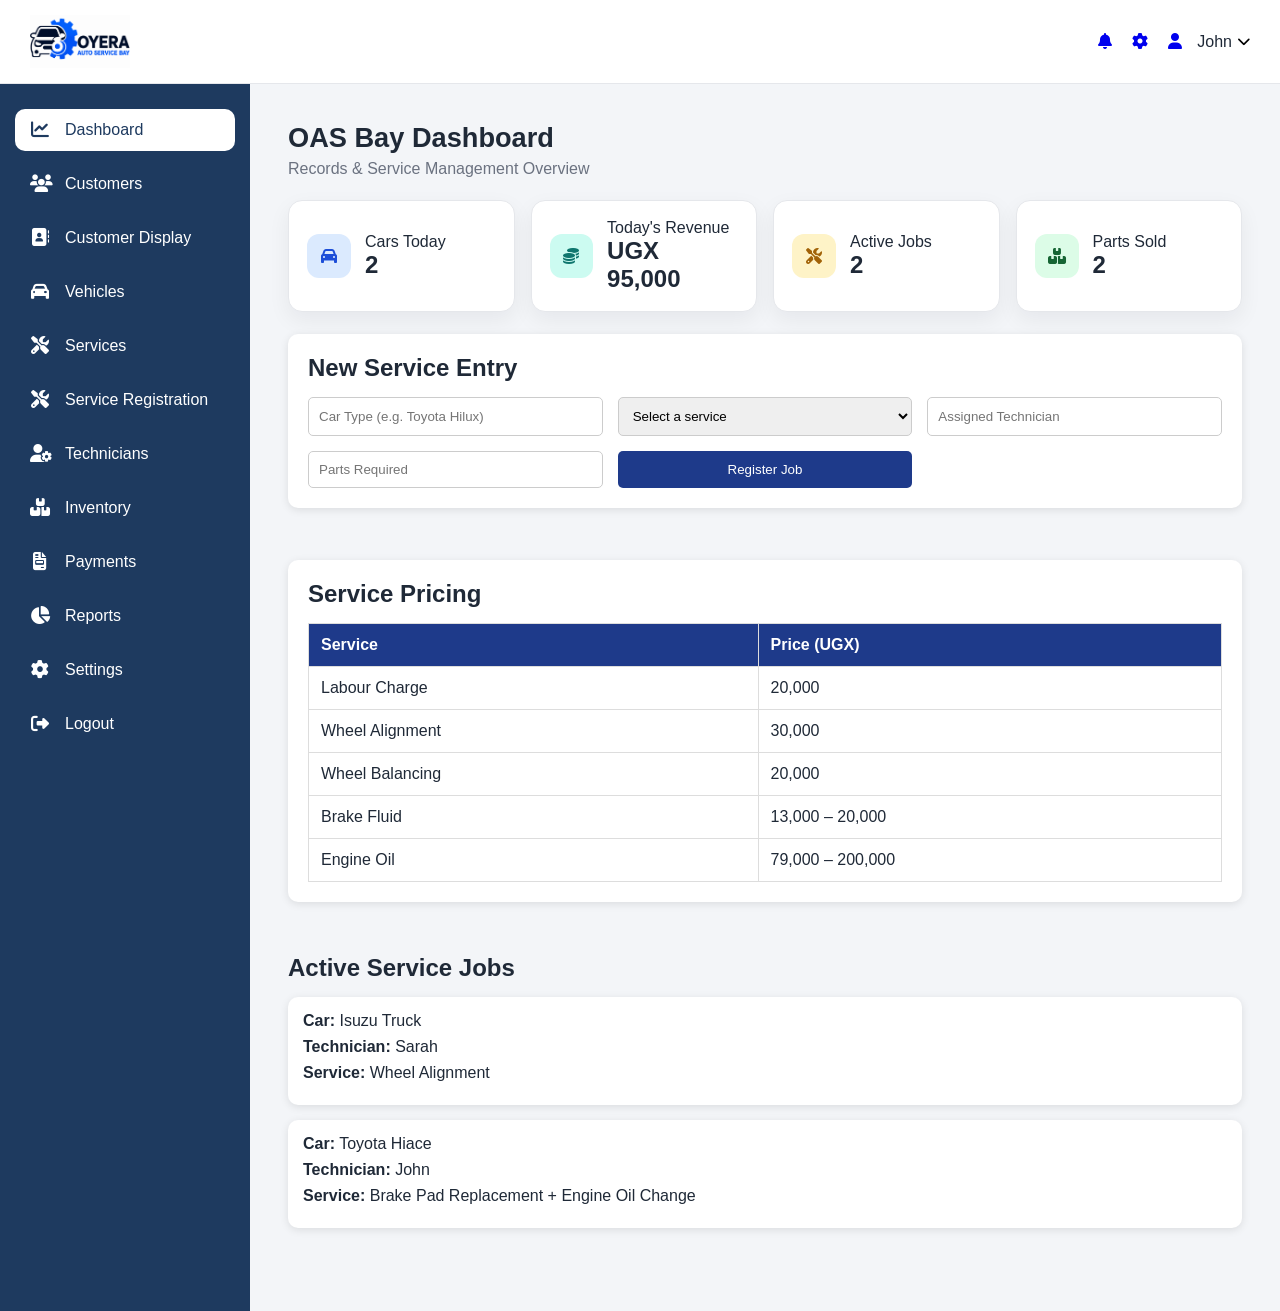
<file: index.html>
<!DOCTYPE html>
<html lang="en">
<head>
    <meta charset="UTF-8">
    <meta name="viewport" content="width=device-width, initial-scale=1.0">
    <title>Oyera Service Bay Dashboard</title>
    <link rel="stylesheet" href="css/style.css">
    <link rel="stylesheet" href="https://cdnjs.cloudflare.com/ajax/libs/font-awesome/6.7.2/css/all.min.css">
</head>
<body>
     <section class="nav-bar">

        <!-- LEFT SIDE -->
        <div class="nav-left">
            <img src="images/service-logo.png" alt="Company-Logo">
            <div class="company-info">
                <!-- <h2>OYERA<br> Auto Service Bay Ltd.</h2> -->
            </div>

        </div>

        <!-- RIGHT SIDE -->
        <div class="nav-right">
            <div class="icon-notifications">
                <a href="#"><i class="fa-solid fa-bell"></i></a>
            </div>
            <div class="icon-settings">
                <a href="#"><i class="fa-solid fa-gear"></i></a>
            </div>
            <div class="user-menu">
                <div class="user-profile">
                    <a href="#"><i class="fas fa-user"></i></a>
                </div>
                <span class="username">John</span>
            
                <button class="menu-btn">
                    <i class="fas fa-chevron-down"></i>
                </button>
            
                <div class="dropdown">
                    <a href="pages/profile.html">Profile</a>
                    <a href="pages/settings.html">Settings</a>
                    <a href="pages/logout.html">Logout</a>
                </div>
            </div>
            
        </div>
    </section>
    

    <!-- MAIN LAYOUT CONTAINER -->
     <div class="main-container">
        <aside class="side-bar">
            <ul class="sidebar-menu">
                <li><a href="index.html" class="active"><i class="fa-solid fa-chart-line"></i> Dashboard</a></li>
                <li><a href="pages/customers.html"><i class="fa-solid fa-users"></i> Customers</a></li>
                <li><a href="pages/customer-display.html"><i class="fas fa-address-book"></i></i> Customer Display</a></li>
                <li><a href="pages/vehicles.html"><i class="fa-solid fa-car"></i> Vehicles</a></li>
                <li><a href="pages/services.html"><i class="fa-solid fa-screwdriver-wrench"></i> Services</a></li>
                <li><a href="pages/service-registration.html"><i class="fa-solid fa-screwdriver-wrench"></i> Service Registration</a>
                </li>
                <li><a href="pages/technicians.html"><i class="fa-solid fa-user-gear"></i> Technicians</a></li>
                <li><a href="pages/inventory.html"><i class="fa-solid fa-boxes-stacked"></i> Inventory</a></li>
                <li><a href="pages/invoices.html"><i class="fa-solid fa-file-invoice"></i> Payments </a></li>
                <li><a href="pages/reports.html"><i class="fa-solid fa-chart-pie"></i> Reports</a></li>
                <li><a href="pages/settings.html"><i class="fa-solid fa-gear"></i> Settings</a></li>
                <li><a href="pages/logout.html"><i class="fas fa-sign-out-alt"></i> Logout</a></li>
            </ul>
        </aside>

        <!-- MAIN CONTENT -->
        <main class="content">
            <div class="dashboard-page">
                <header class="page-header">
                    <h1>OAS Bay Dashboard</h1>
                    <p>Records & Service Management Overview</p>
                </header>
        
                <!-- SUMMARY CARDS -->
                <section class="dashboard-stats" aria-label="dashboard statistics">
                    <article class="stat-card">
                        <div class="stat-icon total">
                            <i class="fas fa-car" aria-hidden="true"></i>
                        </div>
                        <div class="card-content">
                            <p class="card-title">Cars Today</p>
                            <h2 id="statCarsToday">0</h2>
                        </div>
                    </article>

                    <article class="stat-card">
                        <div class="stat-icon revenue">
                            <i class="fas fa-coins" aria-hidden="true"></i>
                        </div>
                        <div class="card-content">
                            <p class="card-title">Today's Revenue</p>
                            <h2 id="statRevenue">UGX 0</h2>
                        </div>
                    </article>

                    <article class="stat-card">
                        <div class="stat-icon active-jobs">
                            <i class="fa-solid fa-screwdriver-wrench" aria-hidden="true"></i>
                        </div>
                        <div class="card-content">
                            <p class="card-title">Active Jobs</p>
                            <h2 id="statActiveJobs">0</h2>
                        </div>
                    </article>

                    <article class="stat-card">
                        <div class="stat-icon parts-sold">
                            <i class="fas fa-boxes-stacked" aria-hidden="true"></i>
                        </div>
                        <div class="card-content">
                            <p class="card-title">Parts Sold</p>
                            <h2 id="statPartsSold">0</h2>
                        </div>
                    </article>
                </section>

                <!-- SERVICE INTAKE FORM -->
                <section class="form-section">
                    <h2>New Service Entry</h2>

                    <form class="service-form" id="quickServiceForm" novalidate>
                        <input type="text" id="quickCarType" placeholder="Car Type (e.g. Toyota Hilux)">

                        <select id="quickServiceType">
                            <option value="">Select a service</option>
                            <option>Engine Oil Change</option>
                            <option>Brake Pads</option>
                            <option>Wheel Alignment</option>
                            <option>Wheel Balancing</option>
                        </select>

                        <input type="text" id="quickTechnician" placeholder="Assigned Technician">

                        <input type="text" id="quickParts" placeholder="Parts Required">

                        <button type="submit">Register Job</button>
                    </form>
                </section>
        
                <!-- PRICE TABLE -->
                <section class="price-table">
                    <h2>Service Pricing</h2>
        
                    <table>
                        <tr>
                            <th>Service</th>
                            <th>Price (UGX)</th>
                        </tr>
                        <tr>
                            <td>Labour Charge</td>
                            <td>20,000</td>
                        </tr>
                        <tr>
                            <td>Wheel Alignment</td>
                            <td>30,000</td>
                        </tr>
                        <tr>
                            <td>Wheel Balancing</td>
                            <td>20,000</td>
                        </tr>
                        <tr>
                            <td>Brake Fluid</td>
                            <td>13,000 – 20,000</td>
                        </tr>
                        <tr>
                            <td>Engine Oil</td>
                            <td>79,000 – 200,000</td>
                        </tr>
                    </table>
                </section>
        
                <!-- ACTIVE JOBS -->
                <section class="jobs" id="activeJobsList">
                    <h2>Active Service Jobs</h2>
                </section>
            </div>
        </main>
        </div>
        <script src="js/validation.js"></script>
        <script src="js/store.js"></script>
        <script src="js/dashboard.js"></script>
        </body>

        </html>
</file>
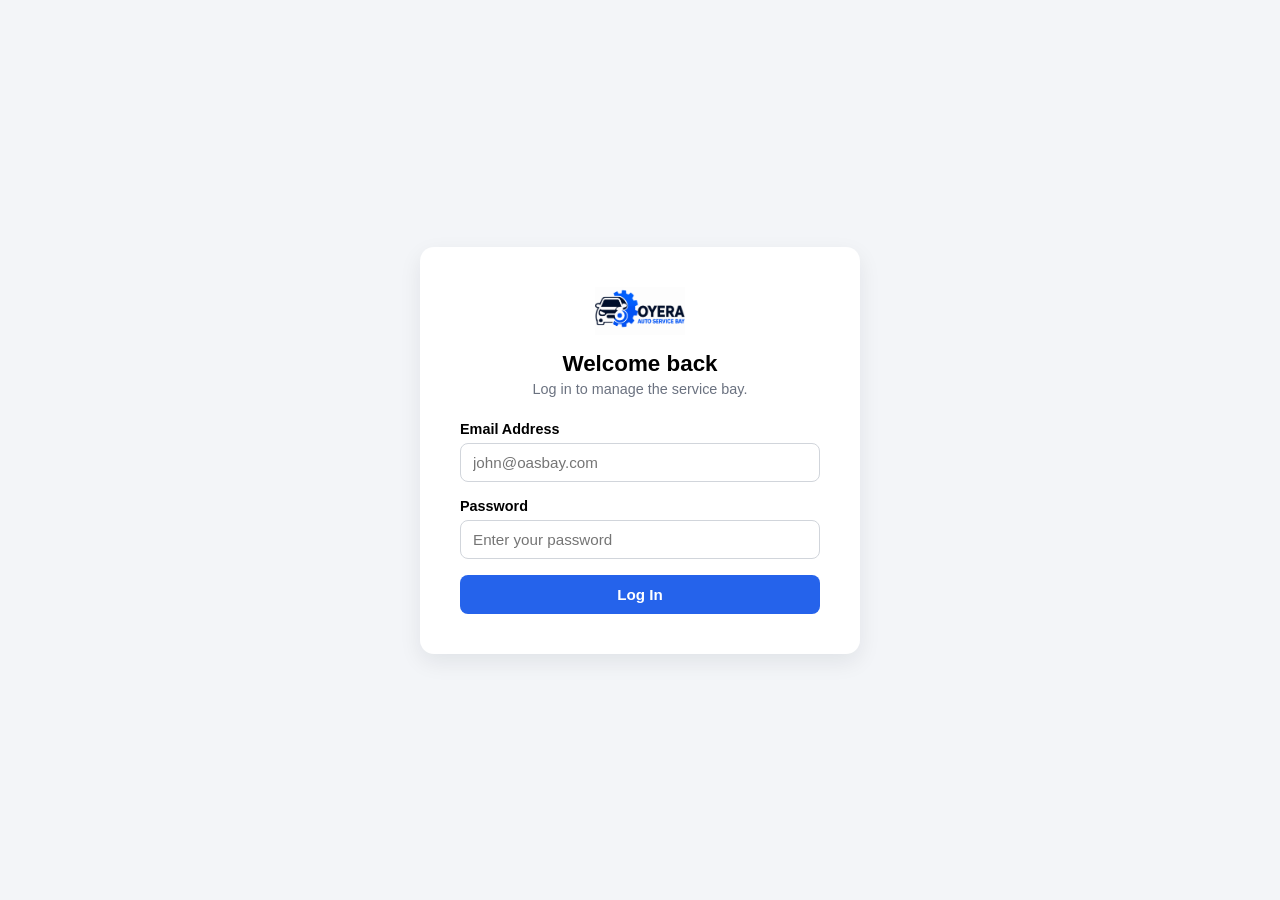
<file: login.html>
<!DOCTYPE html>
<html lang="en">

<head>
    <meta charset="UTF-8">
    <meta name="viewport" content="width=device-width, initial-scale=1.0">
    <title>Login - Oyera Auto Service Bay</title>
    <link rel="stylesheet" href="https://cdnjs.cloudflare.com/ajax/libs/font-awesome/6.7.2/css/all.min.css">
    <style>
        body {
            font-family: "Segoe UI", Tahoma, Geneva, Verdana, sans-serif;
            background: #f3f5f8;
            display: flex;
            align-items: center;
            justify-content: center;
            height: 100vh;
            margin: 0;
        }

        .login-card {
            background: #fff;
            padding: 40px;
            border-radius: 14px;
            box-shadow: 0 8px 22px rgba(15, 23, 42, 0.08);
            text-align: center;
            width: 100%;
            max-width: 360px;
        }

        .login-card img {
            height: 48px;
            margin-bottom: 12px;
        }

        .login-card h1 {
            font-size: 1.4rem;
            margin: 0 0 4px;
        }

        .login-card p {
            color: #6b7280;
            margin: 0 0 24px;
            font-size: 0.9rem;
        }

        .form-group {
            text-align: left;
            margin-bottom: 16px;
        }

        .form-group label {
            display: block;
            font-size: 0.9rem;
            font-weight: 600;
            margin-bottom: 6px;
        }

        .form-group input {
            width: 100%;
            box-sizing: border-box;
            padding: 10px 12px;
            border: 1px solid #d1d5db;
            border-radius: 8px;
            font-size: 0.95rem;
        }

        .form-group input:focus {
            outline: none;
            border-color: #2563eb;
        }

        button[type="submit"] {
            width: 100%;
            padding: 11px;
            background: #2563eb;
            color: #fff;
            border: none;
            border-radius: 8px;
            font-size: 0.95rem;
            font-weight: 600;
            cursor: pointer;
        }

        button[type="submit"]:hover {
            background: #1d4ed8;
        }

        .input-error {
            border-color: #dc2626 !important;
            background-color: #fef2f2;
        }

        .error-message {
            display: block;
            color: #dc2626;
            font-size: 0.8rem;
            margin-top: 4px;
        }

        .form-success {
            display: none;
            color: #15803d;
            background-color: #f0fdf4;
            border: 1px solid #86efac;
            border-radius: 8px;
            padding: 10px 14px;
            margin-top: 12px;
            font-size: 0.9rem;
        }
    </style>
</head>

<body>
    <div class="login-card">
        <img src="images/service-logo.png" alt="Oyera Auto Service Bay Logo">
        <h1>Welcome back</h1>
        <p>Log in to manage the service bay.</p>

        <form id="loginForm" novalidate>
            <div class="form-group">
                <label for="loginEmail">Email Address</label>
                <input type="email" id="loginEmail" placeholder="john@oasbay.com">
            </div>

            <div class="form-group">
                <label for="loginPassword">Password</label>
                <input type="password" id="loginPassword" placeholder="Enter your password">
            </div>

            <button type="submit">Log In</button>
        </form>
    </div>

    <script src="js/validation.js"></script>
    <script src="js/login.js"></script>
</body>

</html>
</file>
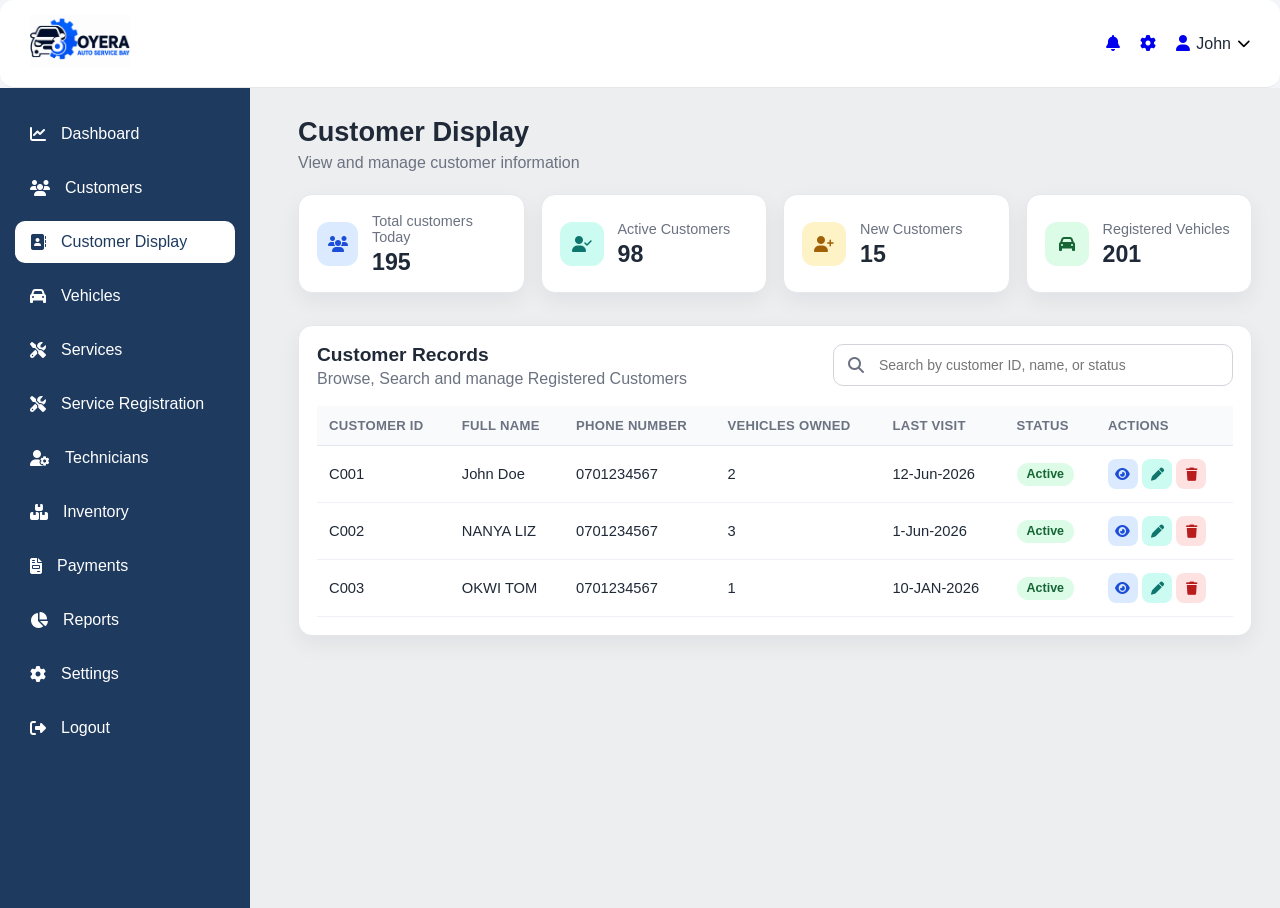
<file: pages/customer-display.html>
<!DOCTYPE html>
<html lang="en">
<head>
    <meta charset="UTF-8">
    <meta name="viewport" content="width=device-width, initial-scale=1.0">
    <title>Customer Display</title>
    <link rel="stylesheet" href="../css/customer-display.css">
    <link rel="stylesheet" href="https://cdnjs.cloudflare.com/ajax/libs/font-awesome/6.7.2/css/all.min.css">
    <!-- <link href="https://cdn.jsdelivr.net/npm/bootstrap@5.3.8/dist/css/bootstrap.min.css" rel="stylesheet"> -->
</head>
<body>
    <section class="nav-bar">

        <!-- LEFT SIDE -->
        <div class="nav-left">
            <img src="../images/service-logo.png" alt="Company-Logo">
            <div class="company-info">
                <!-- <h2>Oyera Auto Service Bay Ltd.</h2> -->
            </div>

        </div>

        <!-- RIGHT SIDE -->
        <div class="nav-right">
            <div class="icon-notifications">
                <a href="#"><i class="fa-solid fa-bell"></i></a>
            </div>
            <div class="icon-settings">
                <a href="#"><i class="fa-solid fa-gear"></i></a>
            </div>
            <div class="user-menu">
                <div class="user-profile">
                    <a href="#"><i class="fas fa-user"></i></a>
                </div>
                <span class="username">John</span>
            
                <button class="menu-btn">
                    <i class="fas fa-chevron-down"></i>
                </button>
            
                <div class="dropdown">
                    <a href="profile.html">Profile</a>
                    <a href="settings.html">Settings</a>
                    <a href="logout.html">Logout</a>
                </div>
            </div>
            
        </div>
    </section>

    <!-- MAIN LAYOUT CONTAINER -->
    <div class="main-container">
        <aside class="side-bar">
            <ul class="sidebar-menu">
                <li><a href="../index.html"><i class="fa-solid fa-chart-line"></i> Dashboard</a></li>
                <li><a href="customers.html"><i class="fa-solid fa-users"></i> Customers</a></li>
                <li><a href="customer-display.html" class="active"><i class="fas fa-address-book"></i></i> Customer Display</a></li>
                <li><a href="vehicles.html"><i class="fa-solid fa-car"></i> Vehicles</a></li>
                <li><a href="services.html"><i class="fa-solid fa-screwdriver-wrench"></i> Services</a></li>
                <li><a href="service-registration.html"><i class="fa-solid fa-screwdriver-wrench"></i> Service Registration</a>
                </li>
                <li><a href="technicians.html"><i class="fa-solid fa-user-gear"></i> Technicians</a></li>
                <li><a href="inventory.html"><i class="fa-solid fa-boxes-stacked"></i> Inventory</a></li>
                <li><a href="invoices.html"><i class="fa-solid fa-file-invoice"></i>Payments</a></li>
                <li><a href="reports.html"><i class="fa-solid fa-chart-pie"></i> Reports</a></li>
                <li><a href="settings.html"><i class="fa-solid fa-gear"></i> Settings</a></li>
                <li><a href="logout.html"><i class="fas fa-sign-out-alt"></i> Logout</a></li>
            </ul>
        </aside>
        <main class="content">
            <!-- header -->
            <div class="customer-page">
                <header class="page-header">
                    <h1>Customer Display</h1>
                    <p>View and manage customer information</p>
                </header>
        
                <!-- Customer statistics -->
                <section class="customer-stats">
                    <article class="stat-card">
                        <div class="stat-icon total">
                            <i class="fas fa-users"></i>
                        </div>
                        <div class="stat-content">
                            <p class="stat-title">Total customers Today</p>
                            <h2>195</h2>
                        </div>
                    </article>
        
                    <article class="stat-card">
                        <div class="stat-icon active">
                            <i class="fas fa-user-check"></i>
                        </div>
                        <div class="stat-content">
                            <p class="stat-title">Active Customers</p>
                            <h2>98</h2>
                        </div>
                    </article>
        
                    <article class="stat-card">
                        <div class="stat-icon new">
                            <i class="fas fa-user-plus"></i>
                        </div>
                        <div class="stat-content">
                            <p class="stat-title">New Customers</p>
                            <h2>15</h2>
                        </div>
                    </article>
        
                    <article class="stat-card">
                        <div class="stat-icon vehicles">
                            <i class="fas fa-car"></i>
                        </div>
                        <div class="stat-content">
                            <p class="stat-title">Registered Vehicles</p>
                            <h2>201</h2>
                        </div>
                    </article>
        
                </section>
        
                <!-- Records -->
                <section class="customer-records">
                <div class="records-header">
                    <div class="header">
                        <h2>Customer Records</h2>
                        <p>Browse, Search and manage Registered Customers</p>
                    </div>
                    <div class="search-input">
                        <i class="fa-solid fa-magnifying-glass" aria-hidden="true"></i>
                        <input type="text" placeholder="Search by customer ID, name, or status">
                    </div>
                </div>
                    <table class="records-table">
                        <thead>
                          <tr>
                            <th>Customer ID</th>
                            <th>Full Name</th>
                            <th>Phone Number</th>
                            <th>Vehicles Owned</th>
                            <th>Last Visit</th>
                            <th>Status</th>
                            <th>Actions</th>
                          </tr>
                        </thead>
                        <tbody>
                            <tr>
                                <td>C001</td>
                                <td>John Doe</td>
                                <td>0701234567</td>
                                <td>2</td>
                                <td>12-Jun-2026</td>
                                <td><span class="status-badge active">Active</span></td>
                                <td class="action-cell">
                                    <a href="#" class="action-icon view"><i class="fa-solid fa-eye"></i></a>
                                    <a href="#" class="action-icon edit"><i class="fa-solid fa-pen"></i></a>
                                    <a href="#" class="action-icon delete"><i class="fa-solid fa-trash"></i></a>
                                </td>
                            </tr>
                            <tr>
                                <td>C002</td>
                                <td>NANYA LIZ</td>
                                <td>0701234567</td>
                                <td>3</td>
                                <td>1-Jun-2026</td>
                                <td><span class="status-badge active">Active</span></td>
                                <td class="action-cell">
                                    <a href="#" class="action-icon view"><i class="fa-solid fa-eye"></i></a>
                                    <a href="#" class="action-icon edit"><i class="fa-solid fa-pen"></i></a>
                                    <a href="#" class="action-icon delete"><i class="fa-solid fa-trash"></i></a>
                                </td>
                            </tr>
                            <tr>
                                <td>C003</td>
                                <td>OKWI TOM</td>
                                <td>0701234567</td>
                                <td>1</td>
                                <td>10-JAN-2026</td>
                                <td><span class="status-badge active">Active</span></td>
                                <td class="action-cell">
                                    <a href="#" class="action-icon view"><i class="fa-solid fa-eye"></i></a>
                                    <a href="#" class="action-icon edit"><i class="fa-solid fa-pen"></i></a>
                                    <a href="#" class="action-icon delete"><i class="fa-solid fa-trash"></i></a>
                                </td>
                            </tr>
                        </tbody>
                    </table>
                </section>
            </div>
        </main>
        
        </body>
        
        </html>
</file>
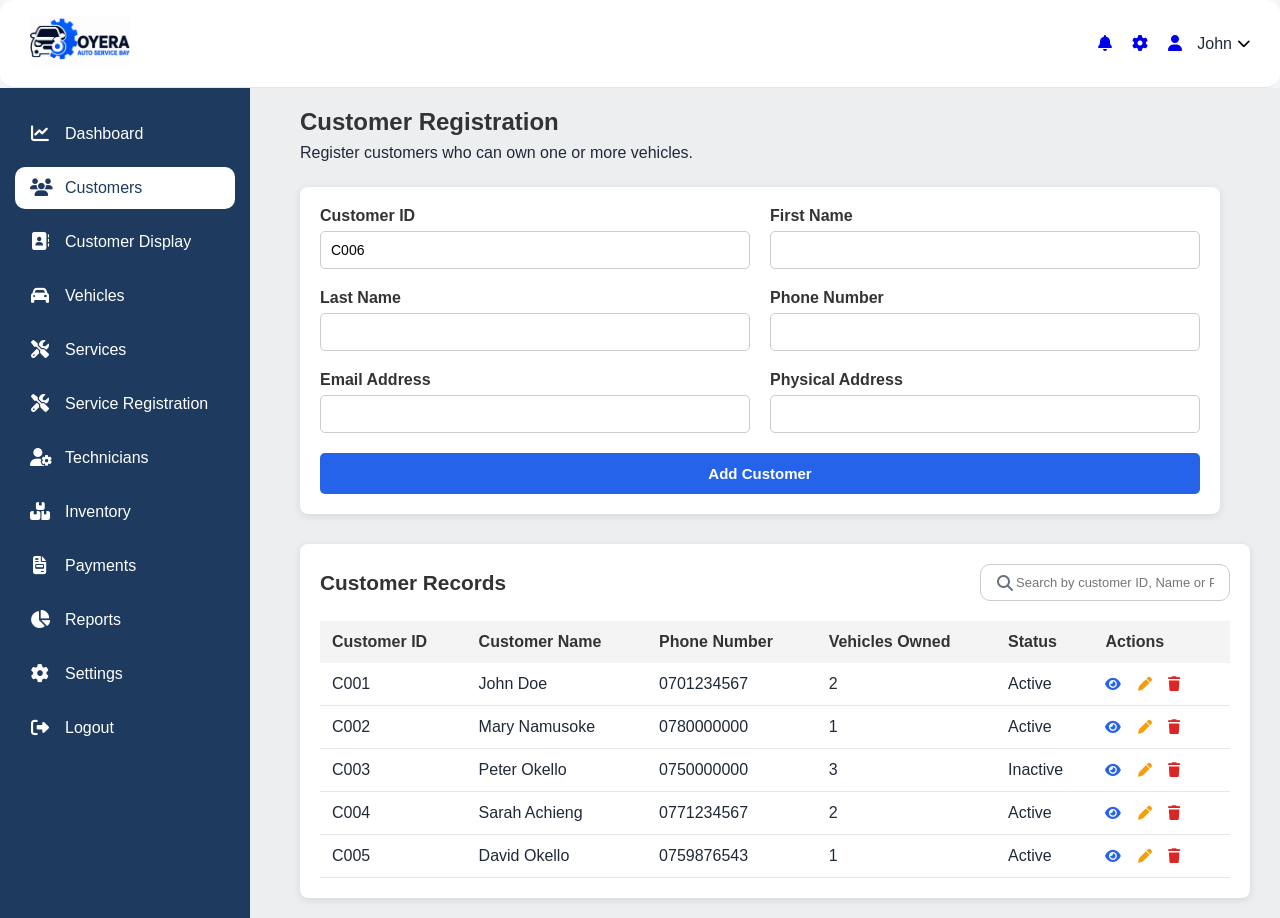
<file: pages/customers.html>
<!DOCTYPE html>
<html lang="en">

<head>
    <meta charset="UTF-8">
    <meta name="viewport" content="width=device-width, initial-scale=1.0">
    <title>Customer Registration</title>
    <link rel="stylesheet" href="../css/customers.css">
    <link rel="stylesheet" href="https://cdnjs.cloudflare.com/ajax/libs/font-awesome/6.7.2/css/all.min.css">
</head>

<body>
    <section class="nav-bar">

        <!-- LEFT SIDE -->
        <div class="nav-left">
            <img src="../images/service-logo.png" alt="Company-Logo">
            <div class="company-info">
                <!-- <h2>Oyera Auto Service Bay Ltd.</h2> -->
            </div>

        </div>

        <!-- RIGHT SIDE -->
        <div class="nav-right">
            <div class="icon-notifications">
                <a href="#"><i class="fa-solid fa-bell"></i></a>
            </div>
            <div class="icon-settings">
                <a href="#"><i class="fa-solid fa-gear"></i></a>
            </div>
            <div class="user-menu">
                <div class="user-profile">
                    <a href="#"><i class="fas fa-user"></i></a>
                </div>
                <span class="username">John</span>
            
                <button class="menu-btn">
                    <i class="fas fa-chevron-down"></i>
                </button>
            
                <div class="dropdown">
                    <a href="profile.html">Profile</a>
                    <a href="settings.html">Settings</a>
                    <a href="logout.html">Logout</a>
                </div>
            </div>
            
        </div>
    </section>

    <!-- MAIN LAYOUT CONTAINER -->
    <div class="main-container">
        <aside class="side-bar">
            <ul class="sidebar-menu">
                <li><a href="../index.html"><i class="fa-solid fa-chart-line"></i> Dashboard</a></li>
                <li><a href="customers.html" class="active"><i class="fa-solid fa-users"></i> Customers</a></li>
                <li><a href="customer-display.html"><i class="fas fa-address-book"></i></i> Customer Display</a></li>
                <li><a href="vehicles.html"><i class="fa-solid fa-car"></i> Vehicles</a></li>
                <li><a href="services.html"><i class="fa-solid fa-screwdriver-wrench"></i> Services</a></li>
                <li><a href="service-registration.html"><i class="fa-solid fa-screwdriver-wrench"></i> Service Registration</a>
                </li>
                <li><a href="technicians.html"><i class="fa-solid fa-user-gear"></i> Technicians</a></li>
                <li><a href="inventory.html"><i class="fa-solid fa-boxes-stacked"></i> Inventory</a></li>
                <li><a href="invoices.html"><i class="fa-solid fa-file-invoice"></i> Payments</a></li>
                <li><a href="reports.html"><i class="fa-solid fa-chart-pie"></i> Reports</a></li>
                <li><a href="settings.html"><i class="fa-solid fa-gear"></i> Settings</a></li>
                <li><a href="logout.html"><i class="fas fa-sign-out-alt"></i> Logout</a></li>
            </ul>
        </aside>
        <main class="content">

            <!-- HEADER -->
            <section class="customer-header">
                    <h3>Customer Registration</h3>
                    <p>
                        Register customers who can own one or more vehicles.
                    </p>
            </section>

            <!-- CUSTOMER REGISTRATION FORM -->
            <section class="customer-registration">
                <form action="#" method="post" class="customer-form" novalidate>
                    <div class="form-group">
                        <label for="customer-id">Customer ID</label>
                        <input type="text" id="customer-id" name="customer-id" value="C004" readonly>
                    </div>
                    <div class="form-group">
                        <label for="first-name">First Name</label>
                        <input type="text" id="first-name" name="first-name" required>
                    </div>

                    <div class="form-group">
                        <label for="last-name">Last Name</label>
                        <input type="text" id="last-name" name="last-name" required>
                    </div>

                    <div class="form-group">
                        <label for="phone">Phone Number</label>
                        <input type="tel" id="phone" name="phone" required>
                    </div>

                    <div class="form-group">
                        <label for="email">Email Address</label>
                        <input type="email" id="email" name="email">
                    </div>

                    <div class="form-group">
                        <label for="address">Physical Address</label>
                        <input type="text" id="address" name="address">
                    </div>

                    <button type="submit">Add Customer</button>

                </form>
            </section>
            <section class="customer-records">
            
                <div class="records-header">
                    <h2>Customer Records</h2>
            
                    <div class="search-container">
                        <i class="fas fa-search"></i>
                        <input type="text" placeholder="Search by customer ID, Name or Phone...">
                    </div>
                </div>
            
                <table class="customer-table">
            
                    <thead>
                        <tr>
                    
                            <th>Customer ID</th>
                    
                            <th>Customer Name</th>
                    
                            <th>Phone Number</th>
                    
                            <th>Vehicles Owned</th>
                    
                            <th>Status</th>
                    
                            <th>Actions</th>
                    
                        </tr>
                    </thead>

                    <tbody id="customerTableBody">
                    </tbody>
            
                </table>
            
            </section>
        </main>
    </div>
    <script src="../js/validation.js"></script>
    <script src="../js/store.js"></script>
    <script src="../js/customers.js"></script>
</body>

</html>
</file>
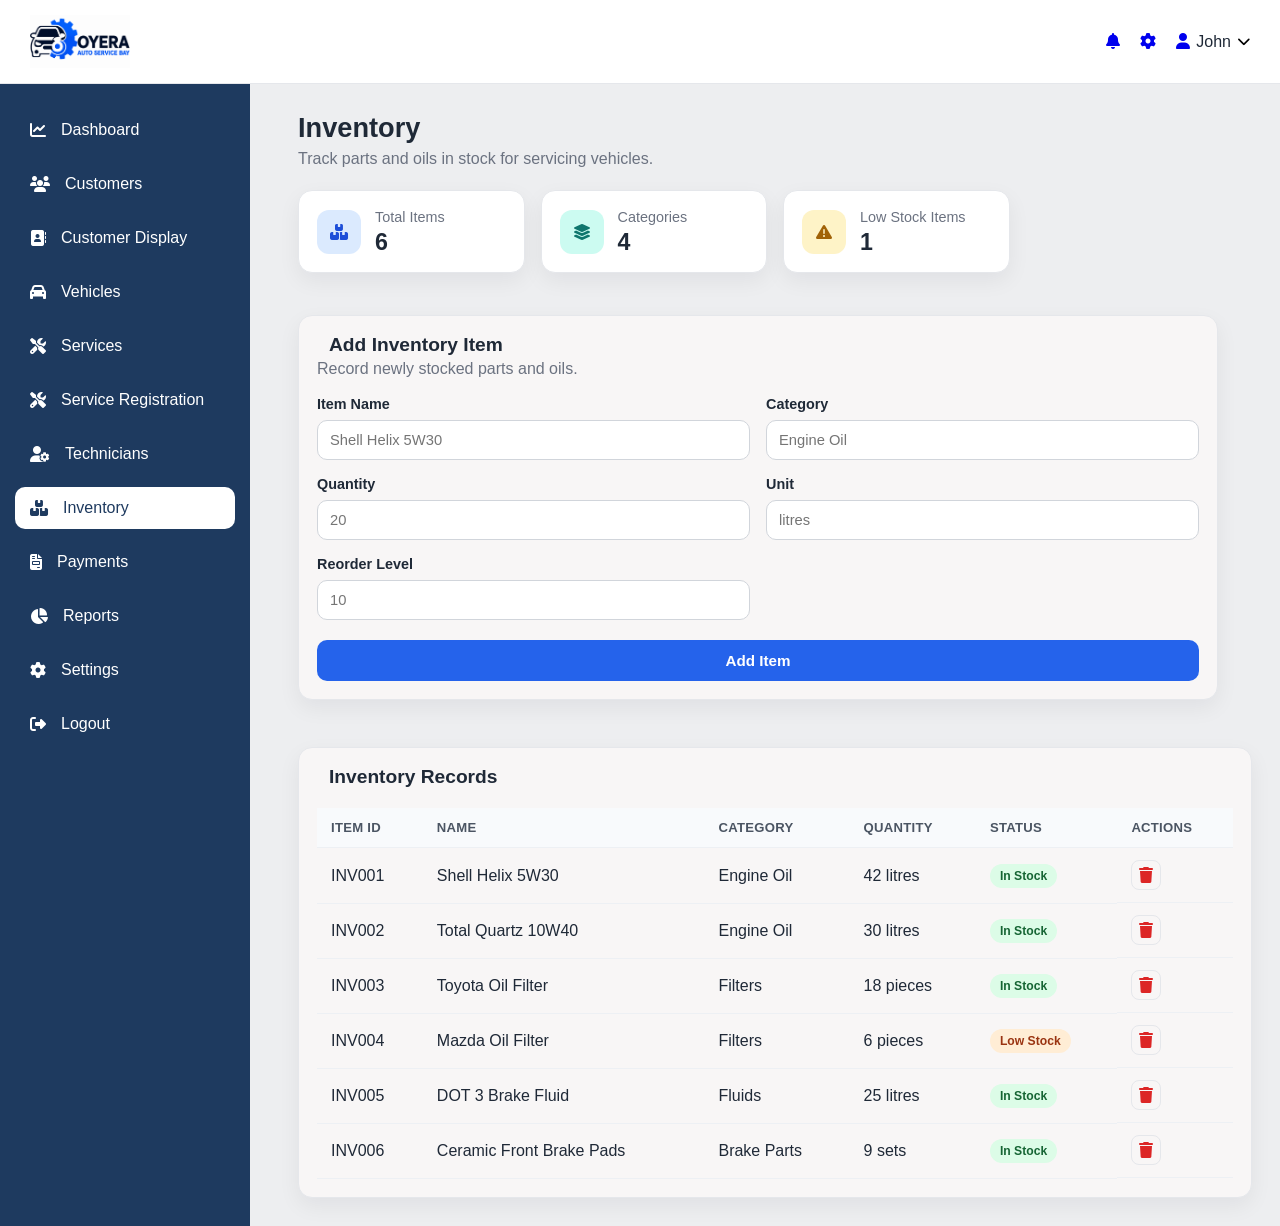
<file: pages/inventory.html>
<!DOCTYPE html>
<html lang="en">

<head>
    <meta charset="UTF-8">
    <meta name="viewport" content="width=device-width, initial-scale=1.0">
    <title>Inventory</title>
    <link rel="stylesheet" href="../css/vehicles.css">
    <link rel="stylesheet" href="https://cdnjs.cloudflare.com/ajax/libs/font-awesome/6.7.2/css/all.min.css">
</head>

<body>
    <section class="nav-bar">
        <div class="nav-left">
            <img src="../images/service-logo.png" alt="Company-Logo">
            <div class="company-info"></div>
        </div>

        <div class="nav-right">
            <div class="icon-notifications">
                <a href="#"><i class="fa-solid fa-bell"></i></a>
            </div>
            <div class="icon-settings">
                <a href="#"><i class="fa-solid fa-gear"></i></a>
            </div>
            <div class="user-menu">
                <div class="user-profile">
                    <a href="#"><i class="fas fa-user"></i></a>
                </div>
                <span class="username">John</span>
                <button class="menu-btn">
                    <i class="fas fa-chevron-down"></i>
                </button>
                <div class="dropdown">
                    <a href="profile.html">Profile</a>
                    <a href="settings.html">Settings</a>
                    <a href="logout.html">Logout</a>
                </div>
            </div>
        </div>
    </section>

    <div class="main-container">
        <aside class="side-bar">
            <ul class="sidebar-menu">
                <li><a href="../index.html"><i class="fa-solid fa-chart-line"></i> Dashboard</a></li>
                <li><a href="customers.html"><i class="fa-solid fa-users"></i> Customers</a></li>
                <li><a href="customer-display.html"><i class="fas fa-address-book"></i> Customer Display</a></li>
                <li><a href="vehicles.html"><i class="fa-solid fa-car"></i> Vehicles</a></li>
                <li><a href="services.html"><i class="fa-solid fa-screwdriver-wrench"></i> Services</a></li>
                <li><a href="service-registration.html"><i class="fa-solid fa-screwdriver-wrench"></i> Service Registration</a>
                </li>
                <li><a href="technicians.html"><i class="fa-solid fa-user-gear"></i> Technicians</a></li>
                <li><a href="inventory.html" class="active"><i class="fa-solid fa-boxes-stacked"></i> Inventory</a></li>
                <li><a href="invoices.html"><i class="fa-solid fa-file-invoice"></i> Payments</a></li>
                <li><a href="reports.html"><i class="fa-solid fa-chart-pie"></i> Reports</a></li>
                <li><a href="settings.html"><i class="fa-solid fa-gear"></i> Settings</a></li>
                <li><a href="logout.html"><i class="fas fa-sign-out-alt"></i> Logout</a></li>
            </ul>
        </aside>

        <main class="content">
            <div class="vehicles-page">
                <header class="page-header">
                    <h1>Inventory</h1>
                    <p>Track parts and oils in stock for servicing vehicles.</p>
                </header>

                <section class="vehicle-stats" aria-label="Inventory statistics">
                    <article class="stat-card">
                        <div class="stat-icon total">
                            <i class="fas fa-boxes-stacked" aria-hidden="true"></i>
                        </div>
                        <div class="stat-content">
                            <p class="stat-title">Total Items</p>
                            <h2 id="statTotalItems">0</h2>
                        </div>
                    </article>

                    <article class="stat-card">
                        <div class="stat-icon serviced">
                            <i class="fa-solid fa-layer-group" aria-hidden="true"></i>
                        </div>
                        <div class="stat-content">
                            <p class="stat-title">Categories</p>
                            <h2 id="statCategories">0</h2>
                        </div>
                    </article>

                    <article class="stat-card">
                        <div class="stat-icon awaiting">
                            <i class="fa-solid fa-triangle-exclamation" aria-hidden="true"></i>
                        </div>
                        <div class="stat-content">
                            <p class="stat-title">Low Stock Items</p>
                            <h2 id="statLowStock">0</h2>
                        </div>
                    </article>
                </section>

                <section class="dashboard-card registration-card" aria-labelledby="inventory-form-title">
                    <div class="card-header">
                        <h2 id="inventory-form-title">Add Inventory Item</h2>
                        <p>Record newly stocked parts and oils.</p>
                    </div>

                    <form class="inventory-form vehicle-form" novalidate>
                        <div class="form-group">
                            <label for="item-name">Item Name</label>
                            <input type="text" id="item-name" name="item-name" placeholder="Shell Helix 5W30" required>
                        </div>

                        <div class="form-group">
                            <label for="item-category">Category</label>
                            <input type="text" id="item-category" name="item-category" placeholder="Engine Oil" required>
                        </div>

                        <div class="form-group">
                            <label for="item-quantity">Quantity</label>
                            <input type="number" id="item-quantity" name="item-quantity" min="0" placeholder="20" required>
                        </div>

                        <div class="form-group">
                            <label for="item-unit">Unit</label>
                            <input type="text" id="item-unit" name="item-unit" placeholder="litres" required>
                        </div>

                        <div class="form-group">
                            <label for="item-reorder">Reorder Level</label>
                            <input type="number" id="item-reorder" name="item-reorder" min="0" placeholder="10" required>
                        </div>

                        <button type="submit" class="primary-btn">Add Item</button>
                    </form>
                </section>

                <section class="dashboard-card" aria-labelledby="inventory-records-title">
                    <div class="records-head">
                        <h2 id="inventory-records-title">Inventory Records</h2>
                    </div>

                    <div class="table-wrapper">
                        <table class="records-table">
                            <thead>
                                <tr>
                                    <th>Item ID</th>
                                    <th>Name</th>
                                    <th>Category</th>
                                    <th>Quantity</th>
                                    <th>Status</th>
                                    <th>Actions</th>
                                </tr>
                            </thead>
                            <tbody id="inventoryTableBody">
                            </tbody>
                        </table>
                    </div>
                </section>
            </div>
        </main>
    </div>
    <script src="../js/validation.js"></script>
    <script src="../js/store.js"></script>
    <script src="../js/inventory.js"></script>
</body>

</html>
</file>
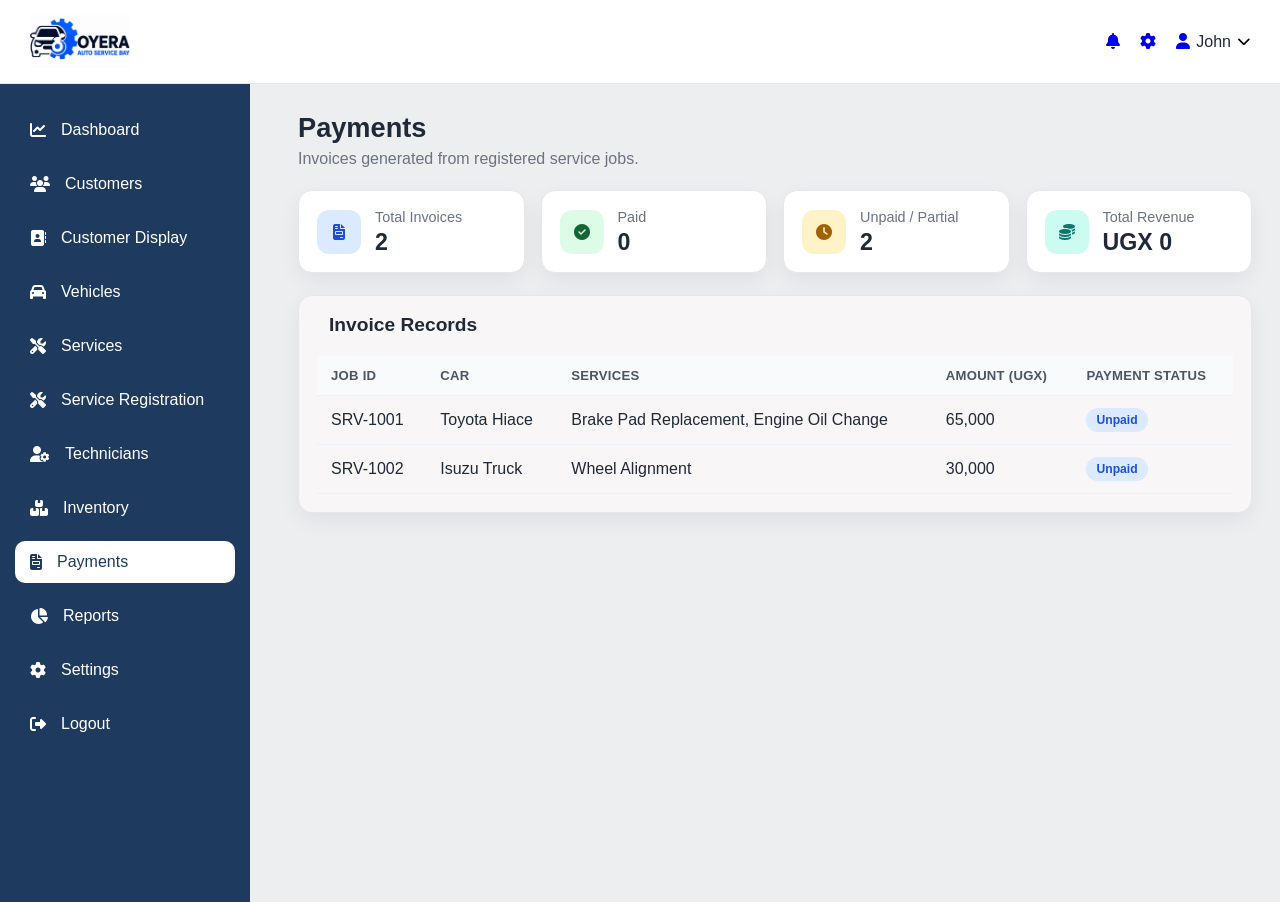
<file: pages/invoices.html>
<!DOCTYPE html>
<html lang="en">

<head>
    <meta charset="UTF-8">
    <meta name="viewport" content="width=device-width, initial-scale=1.0">
    <title>Payments</title>
    <link rel="stylesheet" href="../css/vehicles.css">
    <link rel="stylesheet" href="https://cdnjs.cloudflare.com/ajax/libs/font-awesome/6.7.2/css/all.min.css">
</head>

<body>
    <section class="nav-bar">
        <div class="nav-left">
            <img src="../images/service-logo.png" alt="Company-Logo">
            <div class="company-info"></div>
        </div>

        <div class="nav-right">
            <div class="icon-notifications">
                <a href="#"><i class="fa-solid fa-bell"></i></a>
            </div>
            <div class="icon-settings">
                <a href="#"><i class="fa-solid fa-gear"></i></a>
            </div>
            <div class="user-menu">
                <div class="user-profile">
                    <a href="#"><i class="fas fa-user"></i></a>
                </div>
                <span class="username">John</span>
                <button class="menu-btn">
                    <i class="fas fa-chevron-down"></i>
                </button>
                <div class="dropdown">
                    <a href="profile.html">Profile</a>
                    <a href="settings.html">Settings</a>
                    <a href="logout.html">Logout</a>
                </div>
            </div>
        </div>
    </section>

    <div class="main-container">
        <aside class="side-bar">
            <ul class="sidebar-menu">
                <li><a href="../index.html"><i class="fa-solid fa-chart-line"></i> Dashboard</a></li>
                <li><a href="customers.html"><i class="fa-solid fa-users"></i> Customers</a></li>
                <li><a href="customer-display.html"><i class="fas fa-address-book"></i> Customer Display</a></li>
                <li><a href="vehicles.html"><i class="fa-solid fa-car"></i> Vehicles</a></li>
                <li><a href="services.html"><i class="fa-solid fa-screwdriver-wrench"></i> Services</a></li>
                <li><a href="service-registration.html"><i class="fa-solid fa-screwdriver-wrench"></i> Service Registration</a>
                </li>
                <li><a href="technicians.html"><i class="fa-solid fa-user-gear"></i> Technicians</a></li>
                <li><a href="inventory.html"><i class="fa-solid fa-boxes-stacked"></i> Inventory</a></li>
                <li><a href="invoices.html" class="active"><i class="fa-solid fa-file-invoice"></i> Payments</a></li>
                <li><a href="reports.html"><i class="fa-solid fa-chart-pie"></i> Reports</a></li>
                <li><a href="settings.html"><i class="fa-solid fa-gear"></i> Settings</a></li>
                <li><a href="logout.html"><i class="fas fa-sign-out-alt"></i> Logout</a></li>
            </ul>
        </aside>

        <main class="content">
            <div class="vehicles-page">
                <header class="page-header">
                    <h1>Payments</h1>
                    <p>Invoices generated from registered service jobs.</p>
                </header>

                <section class="vehicle-stats" aria-label="Payment statistics">
                    <article class="stat-card">
                        <div class="stat-icon total">
                            <i class="fas fa-file-invoice" aria-hidden="true"></i>
                        </div>
                        <div class="stat-content">
                            <p class="stat-title">Total Invoices</p>
                            <h2 id="statTotalInvoices">0</h2>
                        </div>
                    </article>

                    <article class="stat-card">
                        <div class="stat-icon completed">
                            <i class="fa-solid fa-circle-check" aria-hidden="true"></i>
                        </div>
                        <div class="stat-content">
                            <p class="stat-title">Paid</p>
                            <h2 id="statPaidInvoices">0</h2>
                        </div>
                    </article>

                    <article class="stat-card">
                        <div class="stat-icon awaiting">
                            <i class="fa-solid fa-clock" aria-hidden="true"></i>
                        </div>
                        <div class="stat-content">
                            <p class="stat-title">Unpaid / Partial</p>
                            <h2 id="statUnpaidInvoices">0</h2>
                        </div>
                    </article>

                    <article class="stat-card">
                        <div class="stat-icon serviced">
                            <i class="fas fa-coins" aria-hidden="true"></i>
                        </div>
                        <div class="stat-content">
                            <p class="stat-title">Total Revenue</p>
                            <h2 id="statTotalRevenue">UGX 0</h2>
                        </div>
                    </article>
                </section>

                <section class="dashboard-card" aria-labelledby="invoices-records-title">
                    <div class="records-head">
                        <h2 id="invoices-records-title">Invoice Records</h2>
                    </div>

                    <div class="table-wrapper">
                        <table class="records-table">
                            <thead>
                                <tr>
                                    <th>Job ID</th>
                                    <th>Car</th>
                                    <th>Services</th>
                                    <th>Amount (UGX)</th>
                                    <th>Payment Status</th>
                                </tr>
                            </thead>
                            <tbody id="invoiceTableBody">
                            </tbody>
                        </table>
                    </div>
                </section>
            </div>
        </main>
    </div>
    <script src="../js/store.js"></script>
    <script src="../js/invoices.js"></script>
</body>

</html>
</file>
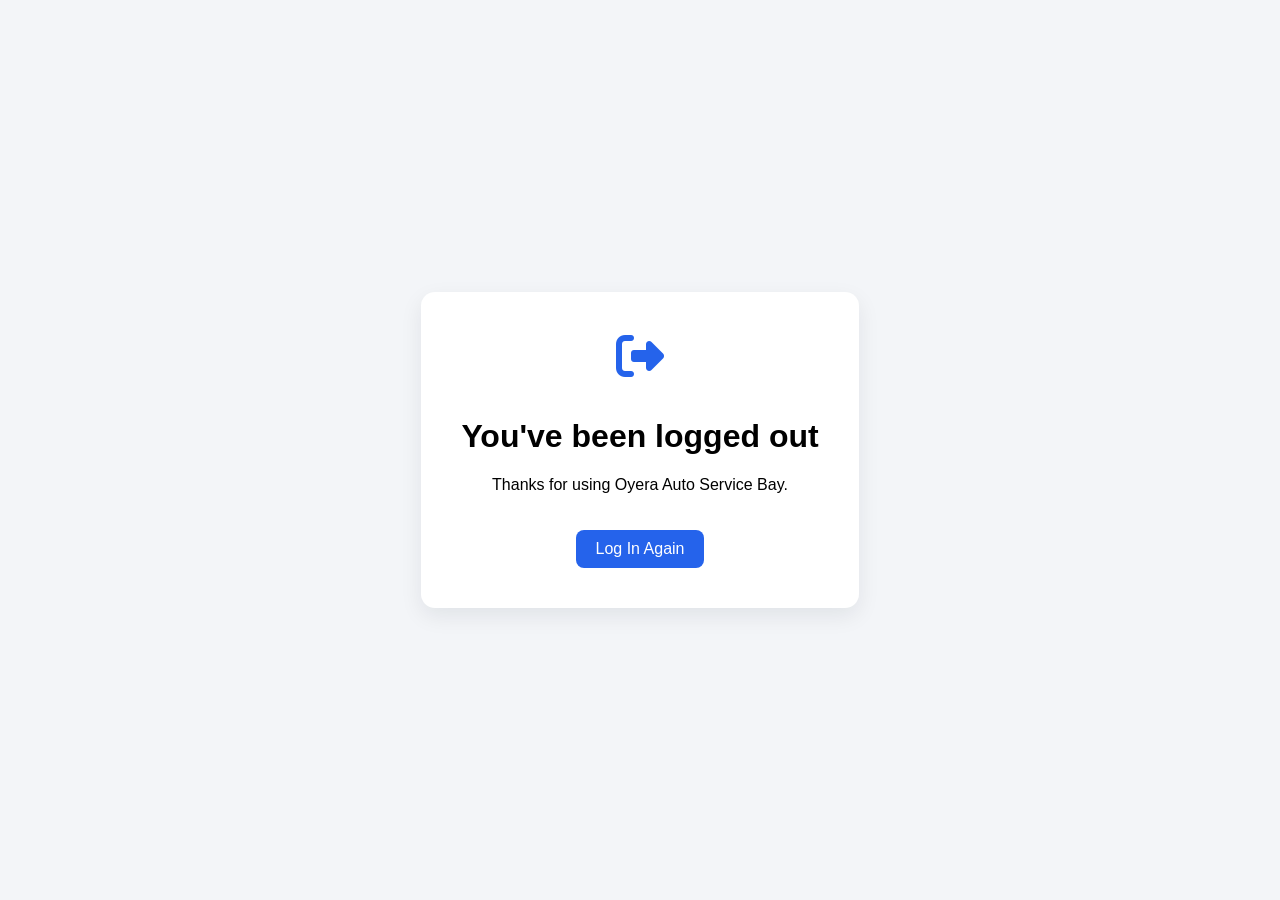
<file: pages/logout.html>
<!DOCTYPE html>
<html lang="en">

<head>
    <meta charset="UTF-8">
    <meta name="viewport" content="width=device-width, initial-scale=1.0">
    <title>Logged Out</title>
    <link rel="stylesheet" href="https://cdnjs.cloudflare.com/ajax/libs/font-awesome/6.7.2/css/all.min.css">
    <style>
        body {
            font-family: "Segoe UI", Tahoma, Geneva, Verdana, sans-serif;
            background: #f3f5f8;
            display: flex;
            align-items: center;
            justify-content: center;
            height: 100vh;
            margin: 0;
        }

        .logout-card {
            background: #fff;
            padding: 40px;
            border-radius: 14px;
            box-shadow: 0 8px 22px rgba(15, 23, 42, 0.08);
            text-align: center;
            max-width: 360px;
        }

        .logout-card i {
            font-size: 48px;
            color: #2563eb;
            margin-bottom: 16px;
        }

        .logout-card a {
            display: inline-block;
            margin-top: 20px;
            padding: 10px 20px;
            background: #2563eb;
            color: #fff;
            text-decoration: none;
            border-radius: 8px;
        }
    </style>
</head>

<body>
    <div class="logout-card">
        <i class="fa-solid fa-right-from-bracket"></i>
        <h1>You've been logged out</h1>
        <p>Thanks for using Oyera Auto Service Bay.</p>
        <a href="../login.html">Log In Again</a>
    </div>
    <script>
        localStorage.removeItem("oyeraLoggedIn");
        localStorage.removeItem("oyeraUsername");
    </script>
</body>

</html>
</file>
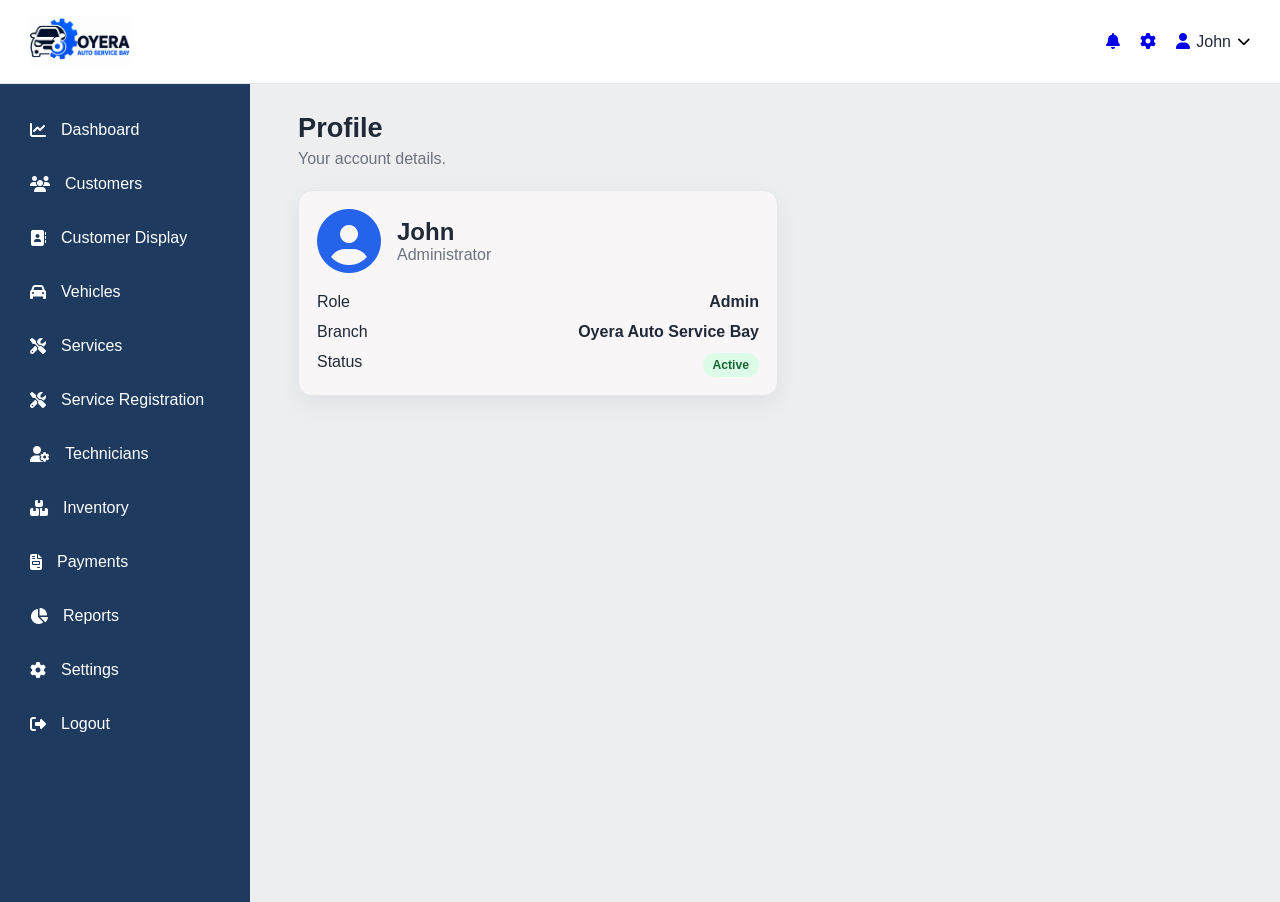
<file: pages/profile.html>
<!DOCTYPE html>
<html lang="en">

<head>
    <meta charset="UTF-8">
    <meta name="viewport" content="width=device-width, initial-scale=1.0">
    <title>Profile</title>
    <link rel="stylesheet" href="../css/vehicles.css">
    <link rel="stylesheet" href="https://cdnjs.cloudflare.com/ajax/libs/font-awesome/6.7.2/css/all.min.css">
</head>

<body>
    <section class="nav-bar">
        <div class="nav-left">
            <img src="../images/service-logo.png" alt="Company-Logo">
            <div class="company-info"></div>
        </div>

        <div class="nav-right">
            <div class="icon-notifications">
                <a href="#"><i class="fa-solid fa-bell"></i></a>
            </div>
            <div class="icon-settings">
                <a href="#"><i class="fa-solid fa-gear"></i></a>
            </div>
            <div class="user-menu">
                <div class="user-profile">
                    <a href="#"><i class="fas fa-user"></i></a>
                </div>
                <span class="username">John</span>
                <button class="menu-btn">
                    <i class="fas fa-chevron-down"></i>
                </button>
                <div class="dropdown">
                    <a href="profile.html">Profile</a>
                    <a href="settings.html">Settings</a>
                    <a href="logout.html">Logout</a>
                </div>
            </div>
        </div>
    </section>

    <div class="main-container">
        <aside class="side-bar">
            <ul class="sidebar-menu">
                <li><a href="../index.html"><i class="fa-solid fa-chart-line"></i> Dashboard</a></li>
                <li><a href="customers.html"><i class="fa-solid fa-users"></i> Customers</a></li>
                <li><a href="customer-display.html"><i class="fas fa-address-book"></i> Customer Display</a></li>
                <li><a href="vehicles.html"><i class="fa-solid fa-car"></i> Vehicles</a></li>
                <li><a href="services.html"><i class="fa-solid fa-screwdriver-wrench"></i> Services</a></li>
                <li><a href="service-registration.html"><i class="fa-solid fa-screwdriver-wrench"></i> Service Registration</a>
                </li>
                <li><a href="technicians.html"><i class="fa-solid fa-user-gear"></i> Technicians</a></li>
                <li><a href="inventory.html"><i class="fa-solid fa-boxes-stacked"></i> Inventory</a></li>
                <li><a href="invoices.html"><i class="fa-solid fa-file-invoice"></i> Payments</a></li>
                <li><a href="reports.html"><i class="fa-solid fa-chart-pie"></i> Reports</a></li>
                <li><a href="settings.html"><i class="fa-solid fa-gear"></i> Settings</a></li>
                <li><a href="logout.html"><i class="fas fa-sign-out-alt"></i> Logout</a></li>
            </ul>
        </aside>

        <main class="content">
            <div class="vehicles-page">
                <header class="page-header">
                    <h1>Profile</h1>
                    <p>Your account details.</p>
                </header>

                <section class="dashboard-card" style="max-width: 480px;">
                    <div style="display: flex; align-items: center; gap: 16px; margin-bottom: 20px;">
                        <i class="fas fa-user-circle" style="font-size: 64px; color: var(--primary);"></i>
                        <div>
                            <h2 style="margin: 0;">John</h2>
                            <p style="margin: 0; color: var(--muted);">Administrator</p>
                        </div>
                    </div>

                    <div style="display: grid; gap: 12px;">
                        <div style="display: flex; justify-content: space-between;">
                            <span>Role</span>
                            <strong>Admin</strong>
                        </div>
                        <div style="display: flex; justify-content: space-between;">
                            <span>Branch</span>
                            <strong>Oyera Auto Service Bay</strong>
                        </div>
                        <div style="display: flex; justify-content: space-between;">
                            <span>Status</span>
                            <span class="status-badge completed">Active</span>
                        </div>
                    </div>
                </section>
            </div>
        </main>
    </div>
</body>

</html>
</file>
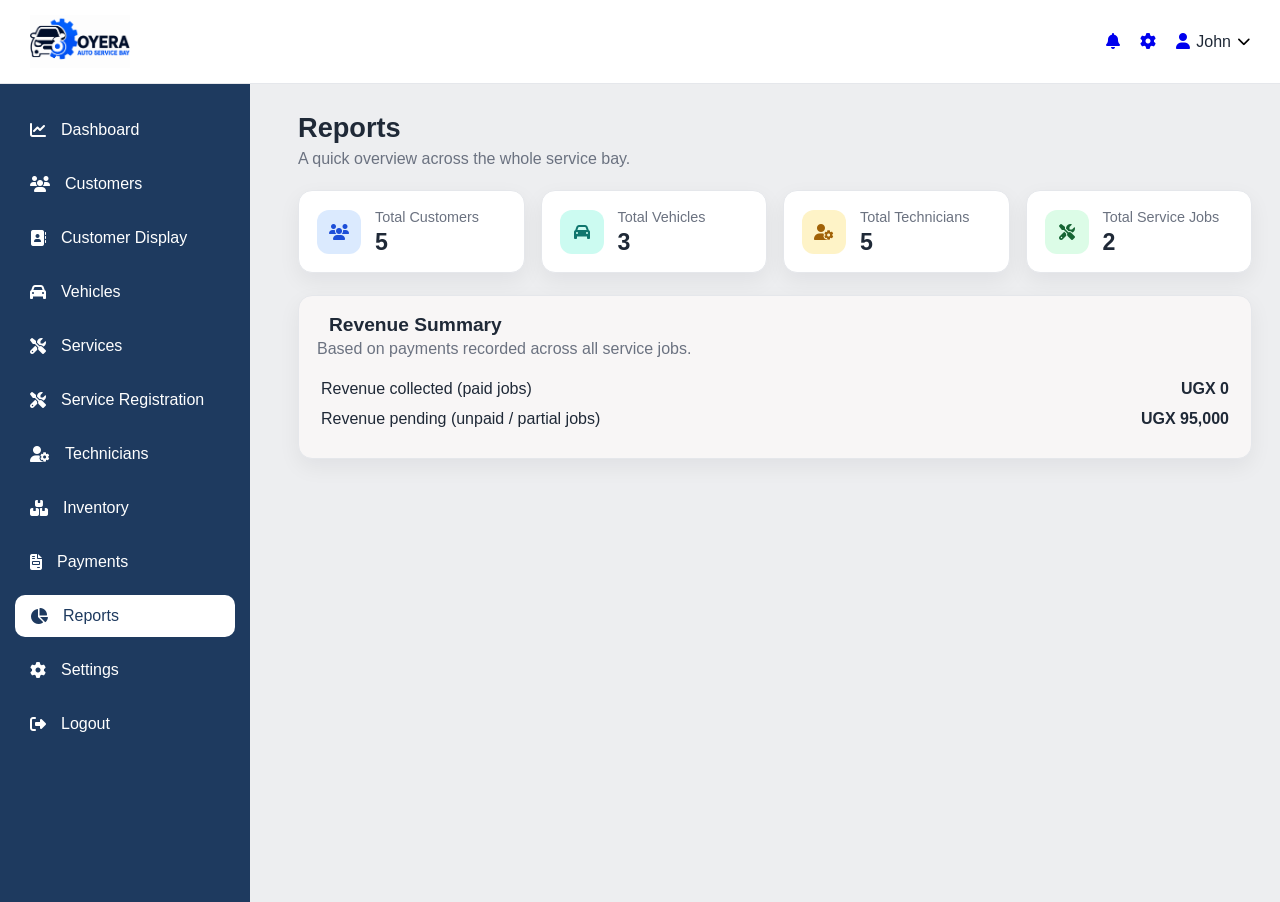
<file: pages/reports.html>
<!DOCTYPE html>
<html lang="en">

<head>
    <meta charset="UTF-8">
    <meta name="viewport" content="width=device-width, initial-scale=1.0">
    <title>Reports</title>
    <link rel="stylesheet" href="../css/vehicles.css">
    <link rel="stylesheet" href="https://cdnjs.cloudflare.com/ajax/libs/font-awesome/6.7.2/css/all.min.css">
</head>

<body>
    <section class="nav-bar">
        <div class="nav-left">
            <img src="../images/service-logo.png" alt="Company-Logo">
            <div class="company-info"></div>
        </div>

        <div class="nav-right">
            <div class="icon-notifications">
                <a href="#"><i class="fa-solid fa-bell"></i></a>
            </div>
            <div class="icon-settings">
                <a href="#"><i class="fa-solid fa-gear"></i></a>
            </div>
            <div class="user-menu">
                <div class="user-profile">
                    <a href="#"><i class="fas fa-user"></i></a>
                </div>
                <span class="username">John</span>
                <button class="menu-btn">
                    <i class="fas fa-chevron-down"></i>
                </button>
                <div class="dropdown">
                    <a href="profile.html">Profile</a>
                    <a href="settings.html">Settings</a>
                    <a href="logout.html">Logout</a>
                </div>
            </div>
        </div>
    </section>

    <div class="main-container">
        <aside class="side-bar">
            <ul class="sidebar-menu">
                <li><a href="../index.html"><i class="fa-solid fa-chart-line"></i> Dashboard</a></li>
                <li><a href="customers.html"><i class="fa-solid fa-users"></i> Customers</a></li>
                <li><a href="customer-display.html"><i class="fas fa-address-book"></i> Customer Display</a></li>
                <li><a href="vehicles.html"><i class="fa-solid fa-car"></i> Vehicles</a></li>
                <li><a href="services.html"><i class="fa-solid fa-screwdriver-wrench"></i> Services</a></li>
                <li><a href="service-registration.html"><i class="fa-solid fa-screwdriver-wrench"></i> Service Registration</a>
                </li>
                <li><a href="technicians.html"><i class="fa-solid fa-user-gear"></i> Technicians</a></li>
                <li><a href="inventory.html"><i class="fa-solid fa-boxes-stacked"></i> Inventory</a></li>
                <li><a href="invoices.html"><i class="fa-solid fa-file-invoice"></i> Payments</a></li>
                <li><a href="reports.html" class="active"><i class="fa-solid fa-chart-pie"></i> Reports</a></li>
                <li><a href="settings.html"><i class="fa-solid fa-gear"></i> Settings</a></li>
                <li><a href="logout.html"><i class="fas fa-sign-out-alt"></i> Logout</a></li>
            </ul>
        </aside>

        <main class="content">
            <div class="vehicles-page">
                <header class="page-header">
                    <h1>Reports</h1>
                    <p>A quick overview across the whole service bay.</p>
                </header>

                <section class="vehicle-stats" aria-label="Report statistics">
                    <article class="stat-card">
                        <div class="stat-icon total">
                            <i class="fas fa-users" aria-hidden="true"></i>
                        </div>
                        <div class="stat-content">
                            <p class="stat-title">Total Customers</p>
                            <h2 id="statCustomers">0</h2>
                        </div>
                    </article>

                    <article class="stat-card">
                        <div class="stat-icon serviced">
                            <i class="fas fa-car" aria-hidden="true"></i>
                        </div>
                        <div class="stat-content">
                            <p class="stat-title">Total Vehicles</p>
                            <h2 id="statVehicles">0</h2>
                        </div>
                    </article>

                    <article class="stat-card">
                        <div class="stat-icon awaiting">
                            <i class="fa-solid fa-user-gear" aria-hidden="true"></i>
                        </div>
                        <div class="stat-content">
                            <p class="stat-title">Total Technicians</p>
                            <h2 id="statTechnicians">0</h2>
                        </div>
                    </article>

                    <article class="stat-card">
                        <div class="stat-icon completed">
                            <i class="fa-solid fa-screwdriver-wrench" aria-hidden="true"></i>
                        </div>
                        <div class="stat-content">
                            <p class="stat-title">Total Service Jobs</p>
                            <h2 id="statJobs">0</h2>
                        </div>
                    </article>
                </section>

                <section class="dashboard-card" aria-labelledby="revenue-title">
                    <div class="card-header">
                        <h2 id="revenue-title">Revenue Summary</h2>
                        <p>Based on payments recorded across all service jobs.</p>
                    </div>
                    <div style="display: grid; gap: 12px; padding: 4px 4px 12px;">
                        <div style="display: flex; justify-content: space-between;">
                            <span>Revenue collected (paid jobs)</span>
                            <strong id="reportPaidRevenue">UGX 0</strong>
                        </div>
                        <div style="display: flex; justify-content: space-between;">
                            <span>Revenue pending (unpaid / partial jobs)</span>
                            <strong id="reportPendingRevenue">UGX 0</strong>
                        </div>
                    </div>
                </section>
            </div>
        </main>
    </div>
    <script src="../js/store.js"></script>
    <script src="../js/reports.js"></script>
</body>

</html>
</file>
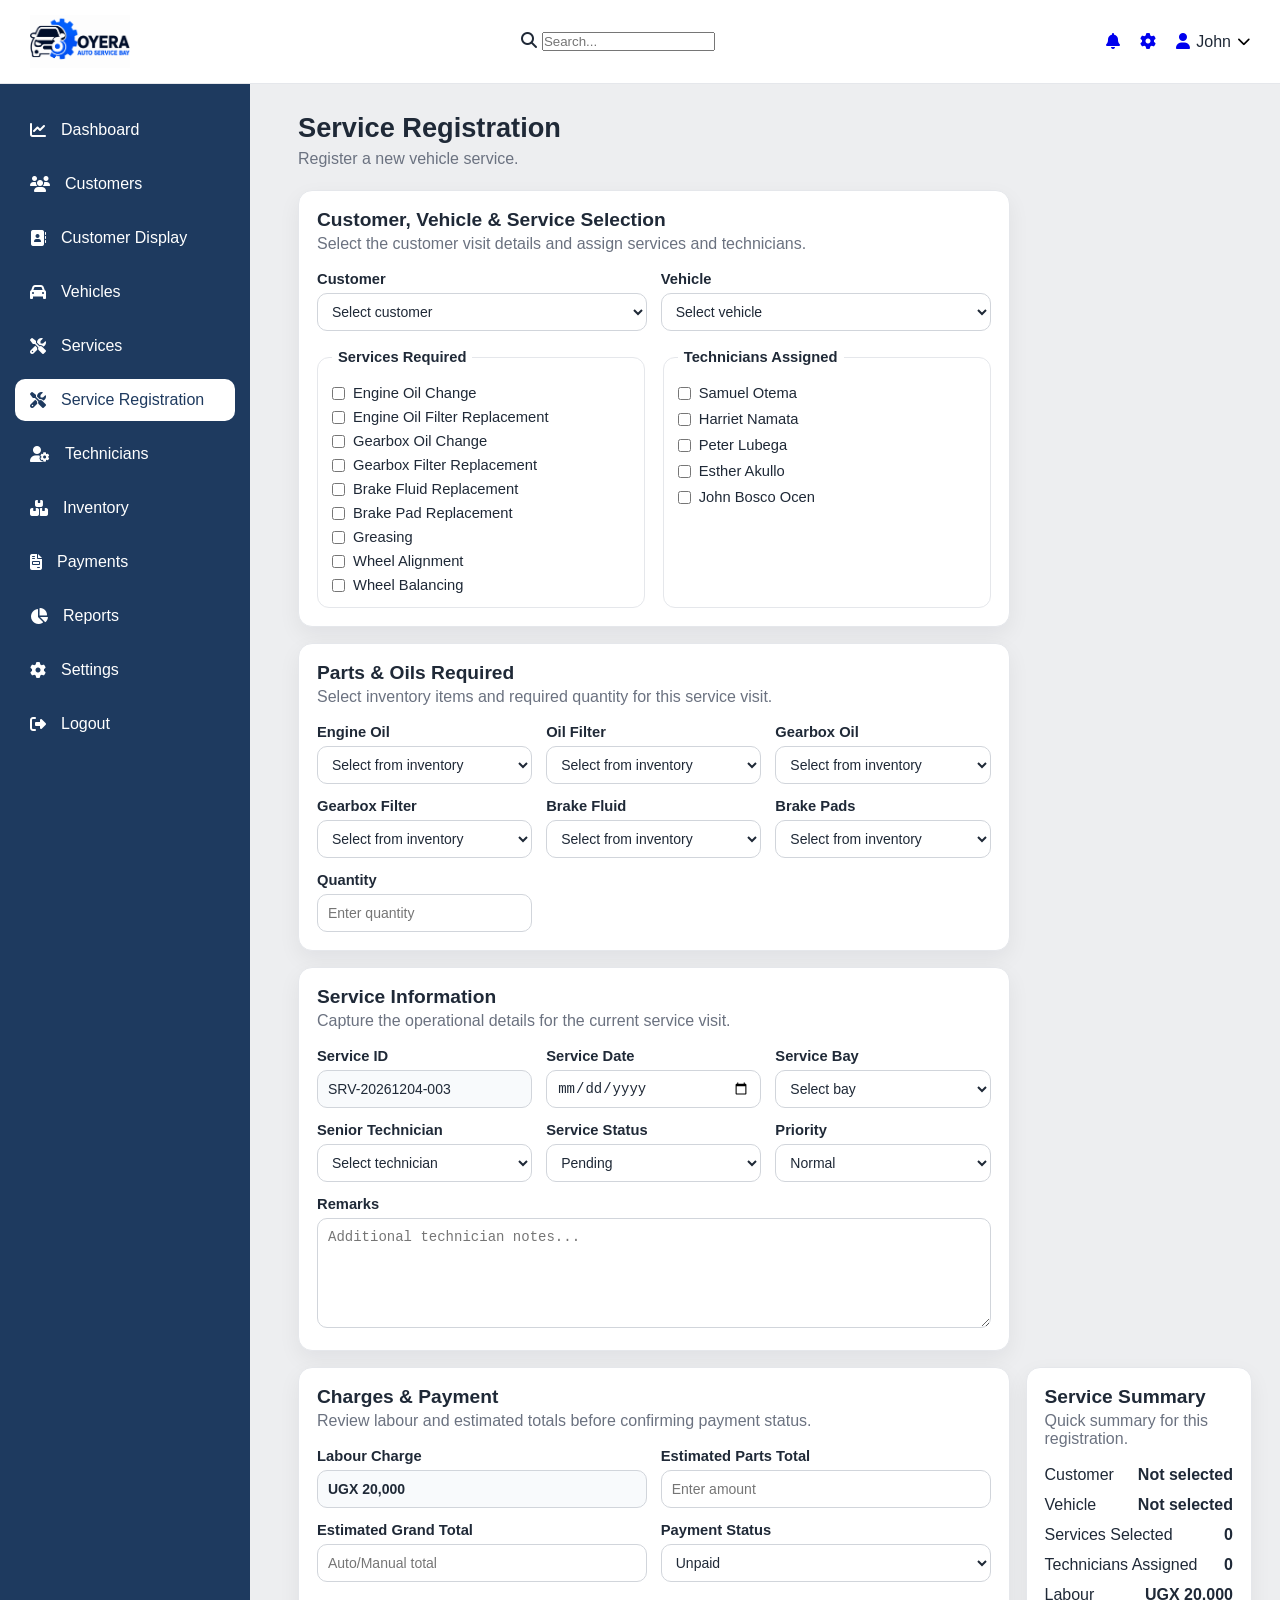
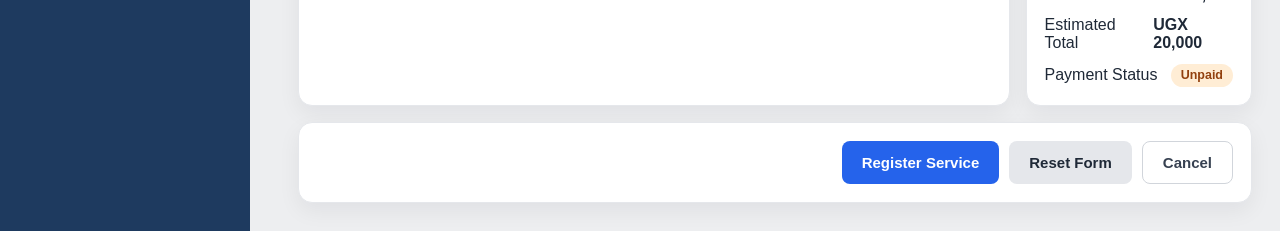
<file: pages/service-registration.html>
<!DOCTYPE html>
<html lang="en">

<head>
    <meta charset="UTF-8">
    <meta name="viewport" content="width=device-width, initial-scale=1.0">
    <title>Services Management</title>

    <link rel="stylesheet" href="../css/service-registration.css">
    <link rel="stylesheet" href="https://cdnjs.cloudflare.com/ajax/libs/font-awesome/6.7.2/css/all.min.css">
</head>

<body>

    <!-- ================= NAVIGATION ================= -->

    <section class="nav-bar">

        <div class="nav-left">
            <img src="../images/service-logo.png" alt="Oyera Auto Service Bay Logo">
        </div>

        <div class="search-input nav">
            <i class="fa-solid fa-magnifying-glass"></i>
            <input type="text" placeholder="Search...">
        </div>

        <div class="nav-right">

            <div class="icon-notifications">
                <a href="#"><i class="fa-solid fa-bell"></i></a>
            </div>

            <div class="icon-settings">
                <a href="#"><i class="fa-solid fa-gear"></i></a>
            </div>

            <div class="user-menu">

                <div class="user-profile">
                    <a href="#"><i class="fa-solid fa-user"></i></a>
                </div>

                <span class="username">John</span>

                <button class="menu-btn">
                    <i class="fa-solid fa-chevron-down"></i>
                </button>

                <div class="dropdown">
                    <a href="#">Profile</a>
                    <a href="#">Settings</a>
                    <a href="#">Logout</a>
                </div>

            </div>

        </div>

    </section>



    <!-- ================= MAIN LAYOUT ================= -->

    <div class="main-container">

        <!-- Sidebar -->

        <aside class="side-bar">

            <ul class="sidebar-menu">

                <li><a href="../index.html"><i class="fa-solid fa-chart-line"></i> Dashboard</a></li>

                <li><a href="customers.html"><i class="fa-solid fa-users"></i> Customers</a></li>

                <li><a href="customer-display.html"><i class="fa-solid fa-address-book"></i> Customer Display</a></li>

                <li><a href="vehicles.html"><i class="fa-solid fa-car"></i> Vehicles</a></li>

                <li><a href="services.html"><i class="fa-solid fa-screwdriver-wrench"></i> Services</a>
                </li>
                
                 <li><a href="service-registration.html" class="active"><i class="fa-solid fa-screwdriver-wrench"></i> Service Registration</a>
                </li>

                <li><a href="technicians.html"><i class="fa-solid fa-user-gear"></i> Technicians</a></li>

                <li><a href="inventory.html"><i class="fa-solid fa-boxes-stacked"></i> Inventory</a></li>

                <li><a href="invoices.html"><i class="fa-solid fa-file-invoice"></i>Payments</a></li>

                <li><a href="reports.html"><i class="fa-solid fa-chart-pie"></i> Reports</a></li>

                <li><a href="settings.html"><i class="fa-solid fa-gear"></i> Settings</a></li>

                <li><a href="logout.html"><i class="fa-solid fa-right-from-bracket"></i> Logout</a></li>

            </ul>

        </aside>





        <main class="content">

            <div class="services-page">

                <header class="page-header">

                    <div>
                        <h1>Service Registration</h1>
                        <p>Register a new vehicle service.</p>
                    </div>

                </header>


                <form class="service-registration-form" action="#" method="post" novalidate>

                    <div class="services-stats">

                        <section class="services-records" style="grid-column: span 3; margin-bottom: 0;">

                            <div class="records-header">

                                <div class="header">
                                    <h2>Customer, Vehicle & Service Selection</h2>
                                    <p>Select the customer visit details and assign services and technicians.</p>
                                </div>

                            </div>

                            <div class="registration-grid"
                                style="display: grid; grid-template-columns: repeat(2, minmax(220px, 1fr)); gap: 14px;">

                                <div>
                                    <label for="customer"><strong>Customer</strong></label>
                                    <select id="customer" name="customer"
                                        style="width: 100%; height: 38px; margin-top: 6px; border: 1px solid #d1d5db; border-radius: 10px; padding: 0 10px;">
                                        <option value="">Select customer</option>
                                    </select>
                                </div>

                                <div>
                                    <label for="vehicle"><strong>Vehicle</strong></label>
                                    <select id="vehicle" name="vehicle"
                                        style="width: 100%; height: 38px; margin-top: 6px; border: 1px solid #d1d5db; border-radius: 10px; padding: 0 10px;">
                                        <option value="">Select vehicle</option>
                                    </select>
                                </div>

                            </div>

                            <div
                                style="display: grid; grid-template-columns: repeat(2, minmax(260px, 1fr)); gap: 18px; margin-top: 18px;">

                                <fieldset style="border: 1px solid #e5e7eb; border-radius: 12px; padding: 14px;">
                                    <legend><strong>Services Required</strong></legend>

                                    <div id="servicesCheckboxList" style="display: grid; grid-template-columns: 1fr; gap: 8px; margin-top: 6px;">
                                    </div>

                                </fieldset>

                                <fieldset style="border: 1px solid #e5e7eb; border-radius: 12px; padding: 14px;">
                                    <legend><strong>Technicians Assigned</strong></legend>

                                    <div id="techniciansCheckboxList" style="display: grid; grid-template-columns: 1fr; gap: 10px; margin-top: 6px;">
                                    </div>

                                </fieldset>

                            </div>

                        </section>


                        <section class="services-records" style="grid-column: span 3; margin-bottom: 0;">

                            <div class="records-header">

                                <div class="header">
                                    <h2>Parts &amp; Oils Required</h2>
                                    <p>Select inventory items and required quantity for this service visit.</p>
                                </div>

                            </div>

                            <div class="registration-grid"
                                style="display: grid; grid-template-columns: repeat(3, minmax(180px, 1fr)); gap: 14px;">

                                <div>
                                    <label for="engine-oil"><strong>Engine Oil</strong></label>
                                    <select id="engine-oil" name="engine-oil"
                                        style="width: 100%; height: 38px; margin-top: 6px; border: 1px solid #d1d5db; border-radius: 10px; padding: 0 10px;">
                                        <option value="">Select from inventory</option>
                                        <option value="shell-5w30">Shell Helix 5W30</option>
                                        <option value="total-10w40">Total Quartz 10W40</option>
                                    </select>
                                </div>

                                <div>
                                    <label for="oil-filter"><strong>Oil Filter</strong></label>
                                    <select id="oil-filter" name="oil-filter"
                                        style="width: 100%; height: 38px; margin-top: 6px; border: 1px solid #d1d5db; border-radius: 10px; padding: 0 10px;">
                                        <option value="">Select from inventory</option>
                                        <option value="toyota-filter">Toyota Oil Filter</option>
                                        <option value="mazda-filter">Mazda Oil Filter</option>
                                    </select>
                                </div>

                                <div>
                                    <label for="gearbox-oil"><strong>Gearbox Oil</strong></label>
                                    <select id="gearbox-oil" name="gearbox-oil"
                                        style="width: 100%; height: 38px; margin-top: 6px; border: 1px solid #d1d5db; border-radius: 10px; padding: 0 10px;">
                                        <option value="">Select from inventory</option>
                                        <option value="atf-dexron">ATF Dexron III</option>
                                        <option value="mtf-75w90">MTF 75W90</option>
                                    </select>
                                </div>

                                <div>
                                    <label for="gearbox-filter"><strong>Gearbox Filter</strong></label>
                                    <select id="gearbox-filter" name="gearbox-filter"
                                        style="width: 100%; height: 38px; margin-top: 6px; border: 1px solid #d1d5db; border-radius: 10px; padding: 0 10px;">
                                        <option value="">Select from inventory</option>
                                        <option value="auto-filter-a">Automatic Filter A</option>
                                        <option value="auto-filter-b">Automatic Filter B</option>
                                    </select>
                                </div>

                                <div>
                                    <label for="brake-fluid"><strong>Brake Fluid</strong></label>
                                    <select id="brake-fluid" name="brake-fluid"
                                        style="width: 100%; height: 38px; margin-top: 6px; border: 1px solid #d1d5db; border-radius: 10px; padding: 0 10px;">
                                        <option value="">Select from inventory</option>
                                        <option value="dot3">DOT 3</option>
                                        <option value="dot4">DOT 4</option>
                                    </select>
                                </div>

                                <div>
                                    <label for="brake-pads"><strong>Brake Pads</strong></label>
                                    <select id="brake-pads" name="brake-pads"
                                        style="width: 100%; height: 38px; margin-top: 6px; border: 1px solid #d1d5db; border-radius: 10px; padding: 0 10px;">
                                        <option value="">Select from inventory</option>
                                        <option value="ceramic-front">Ceramic Front Pads</option>
                                        <option value="semi-metallic-rear">Semi-Metallic Rear Pads</option>
                                    </select>
                                </div>

                                <div>
                                    <label for="parts-quantity"><strong>Quantity</strong></label>
                                    <input id="parts-quantity" name="parts-quantity" type="number" min="1"
                                        placeholder="Enter quantity"
                                        style="width: 100%; height: 38px; margin-top: 6px; border: 1px solid #d1d5db; border-radius: 10px; padding: 0 10px;">
                                </div>

                            </div>

                        </section>


                        <section class="services-records" style="grid-column: span 3; margin-bottom: 0;">

                            <div class="records-header">

                                <div class="header">
                                    <h2>Service Information</h2>
                                    <p>Capture the operational details for the current service visit.</p>
                                </div>

                            </div>

                            <div class="registration-grid"
                                style="display: grid; grid-template-columns: repeat(3, minmax(180px, 1fr)); gap: 14px;">

                                <div>
                                    <label for="service-id"><strong>Service ID</strong></label>
                                    <input id="service-id" name="service-id" type="text" readonly
                                        style="width: 100%; height: 38px; margin-top: 6px; border: 1px solid #d1d5db; border-radius: 10px; padding: 0 10px; background: #f8fafc;">
                                </div>

                                <div>
                                    <label for="service-date"><strong>Service Date</strong></label>
                                    <input id="service-date" name="service-date" type="date"
                                        style="width: 100%; height: 38px; margin-top: 6px; border: 1px solid #d1d5db; border-radius: 10px; padding: 0 10px;">
                                </div>

                                <div>
                                    <label for="service-bay"><strong>Service Bay</strong></label>
                                    <select id="service-bay" name="service-bay"
                                        style="width: 100%; height: 38px; margin-top: 6px; border: 1px solid #d1d5db; border-radius: 10px; padding: 0 10px;">
                                        <option value="">Select bay</option>
                                        <option value="bay-a">Bay A</option>
                                        <option value="bay-b">Bay B</option>
                                        <option value="bay-c">Bay C</option>
                                    </select>
                                </div>

                                <div>
                                    <label for="senior-technician"><strong>Senior Technician</strong></label>
                                    <select id="senior-technician" name="senior-technician"
                                        style="width: 100%; height: 38px; margin-top: 6px; border: 1px solid #d1d5db; border-radius: 10px; padding: 0 10px;">
                                        <option value="">Select technician</option>
                                    </select>
                                </div>

                                <div>
                                    <label for="service-status"><strong>Service Status</strong></label>
                                    <select id="service-status" name="service-status"
                                        style="width: 100%; height: 38px; margin-top: 6px; border: 1px solid #d1d5db; border-radius: 10px; padding: 0 10px;">
                                        <option value="pending">Pending</option>
                                        <option value="in-progress">In Progress</option>
                                        <option value="completed">Completed</option>
                                    </select>
                                </div>

                                <div>
                                    <label for="priority"><strong>Priority</strong></label>
                                    <select id="priority" name="priority"
                                        style="width: 100%; height: 38px; margin-top: 6px; border: 1px solid #d1d5db; border-radius: 10px; padding: 0 10px;">
                                        <option value="normal">Normal</option>
                                        <option value="urgent">Urgent</option>
                                        <option value="emergency">Emergency</option>
                                    </select>
                                </div>

                                <div style="grid-column: span 3;">
                                    <label for="remarks"><strong>Remarks</strong></label>
                                    <textarea id="remarks" name="remarks" rows="4"
                                        placeholder="Additional technician notes..."
                                        style="width: 100%; margin-top: 6px; border: 1px solid #d1d5db; border-radius: 10px; padding: 10px;"></textarea>
                                </div>

                            </div>

                        </section>


                        <section class="services-records" style="grid-column: span 3; margin-bottom: 0;">

                            <div class="records-header">

                                <div class="header">
                                    <h2>Charges &amp; Payment</h2>
                                    <p>Review labour and estimated totals before confirming payment status.</p>
                                </div>

                            </div>

                            <div class="registration-grid"
                                style="display: grid; grid-template-columns: repeat(2, minmax(220px, 1fr)); gap: 14px;">

                                <div>
                                    <label for="labour-charge"><strong>Labour Charge</strong></label>
                                    <input id="labour-charge" name="labour-charge" type="text" value="UGX 20,000"
                                        readonly
                                        style="width: 100%; height: 38px; margin-top: 6px; border: 1px solid #d1d5db; border-radius: 10px; padding: 0 10px; background: #f8fafc; font-weight: 600;">
                                </div>

                                <div>
                                    <label for="estimated-parts-total"><strong>Estimated Parts Total</strong></label>
                                    <input id="estimated-parts-total" name="estimated-parts-total" type="number" min="0"
                                        placeholder="Enter amount"
                                        style="width: 100%; height: 38px; margin-top: 6px; border: 1px solid #d1d5db; border-radius: 10px; padding: 0 10px;">
                                </div>

                                <div>
                                    <label for="estimated-grand-total"><strong>Estimated Grand Total</strong></label>
                                    <input id="estimated-grand-total" name="estimated-grand-total" type="number" min="0"
                                        placeholder="Auto/Manual total"
                                        style="width: 100%; height: 38px; margin-top: 6px; border: 1px solid #d1d5db; border-radius: 10px; padding: 0 10px;">
                                </div>

                                <div>
                                    <label for="payment-status"><strong>Payment Status</strong></label>
                                    <select id="payment-status" name="payment-status"
                                        style="width: 100%; height: 38px; margin-top: 6px; border: 1px solid #d1d5db; border-radius: 10px; padding: 0 10px;">
                                        <option value="unpaid">Unpaid</option>
                                        <option value="partial">Partial</option>
                                        <option value="paid">Paid</option>
                                    </select>
                                </div>

                            </div>

                        </section>


                        <aside class="services-records"
                            style="grid-column: span 1; margin-bottom: 0; align-self: start;">

                            <div class="header" style="margin-bottom: 14px;">
                                <h2>Service Summary</h2>
                                <p>Quick summary for this registration.</p>
                            </div>

                            <div style="display: grid; gap: 12px;">
                                <div style="display: flex; justify-content: space-between; gap: 10px;">
                                    <span>Customer</span>
                                    <strong id="summaryCustomer">Not selected</strong>
                                </div>

                                <div style="display: flex; justify-content: space-between; gap: 10px;">
                                    <span>Vehicle</span>
                                    <strong id="summaryVehicle">Not selected</strong>
                                </div>

                                <div style="display: flex; justify-content: space-between; gap: 10px;">
                                    <span>Services Selected</span>
                                    <strong id="summaryServiceCount">0</strong>
                                </div>

                                <div style="display: flex; justify-content: space-between; gap: 10px;">
                                    <span>Technicians Assigned</span>
                                    <strong id="summaryTechnicianCount">0</strong>
                                </div>

                                <div style="display: flex; justify-content: space-between; gap: 10px;">
                                    <span>Labour</span>
                                    <strong id="summaryLabour">UGX 20,000</strong>
                                </div>

                                <div style="display: flex; justify-content: space-between; gap: 10px;">
                                    <span>Estimated Total</span>
                                    <strong id="summaryTotal">UGX 0</strong>
                                </div>

                                <div
                                    style="display: flex; justify-content: space-between; gap: 10px; align-items: center;">
                                    <span>Payment Status</span>
                                    <span class="status-badge inactive" id="summaryPaymentStatus">Unpaid</span>
                                </div>
                            </div>

                        </aside>

                    </div>


                    <div class="services-records" style="margin-bottom: 0;">

                        <div style="display: flex; flex-wrap: wrap; gap: 10px; justify-content: flex-end;">
                            <button type="submit"
                                style="background-color: #2563eb; color: #fff; padding: 12px 20px; border: none; border-radius: 8px; font-size: 15px; font-weight: 600; cursor: pointer;">Register
                                Service</button>
                            <button type="reset"
                                style="background-color: #e5e7eb; color: #1f2937; padding: 12px 20px; border: none; border-radius: 8px; font-size: 15px; font-weight: 600; cursor: pointer;">Reset
                                Form</button>
                            <button type="button"
                                style="background-color: #fff; color: #374151; padding: 12px 20px; border: 1px solid #d1d5db; border-radius: 8px; font-size: 15px; font-weight: 600; cursor: pointer;">Cancel</button>
                        </div>

                    </div>

                </form>

            </div>
        </main>
    </div>
    <script src="../js/validation.js"></script>
    <script src="../js/store.js"></script>
    <script src="../js/service-registration.js"></script>
</body>

</html>
</file>
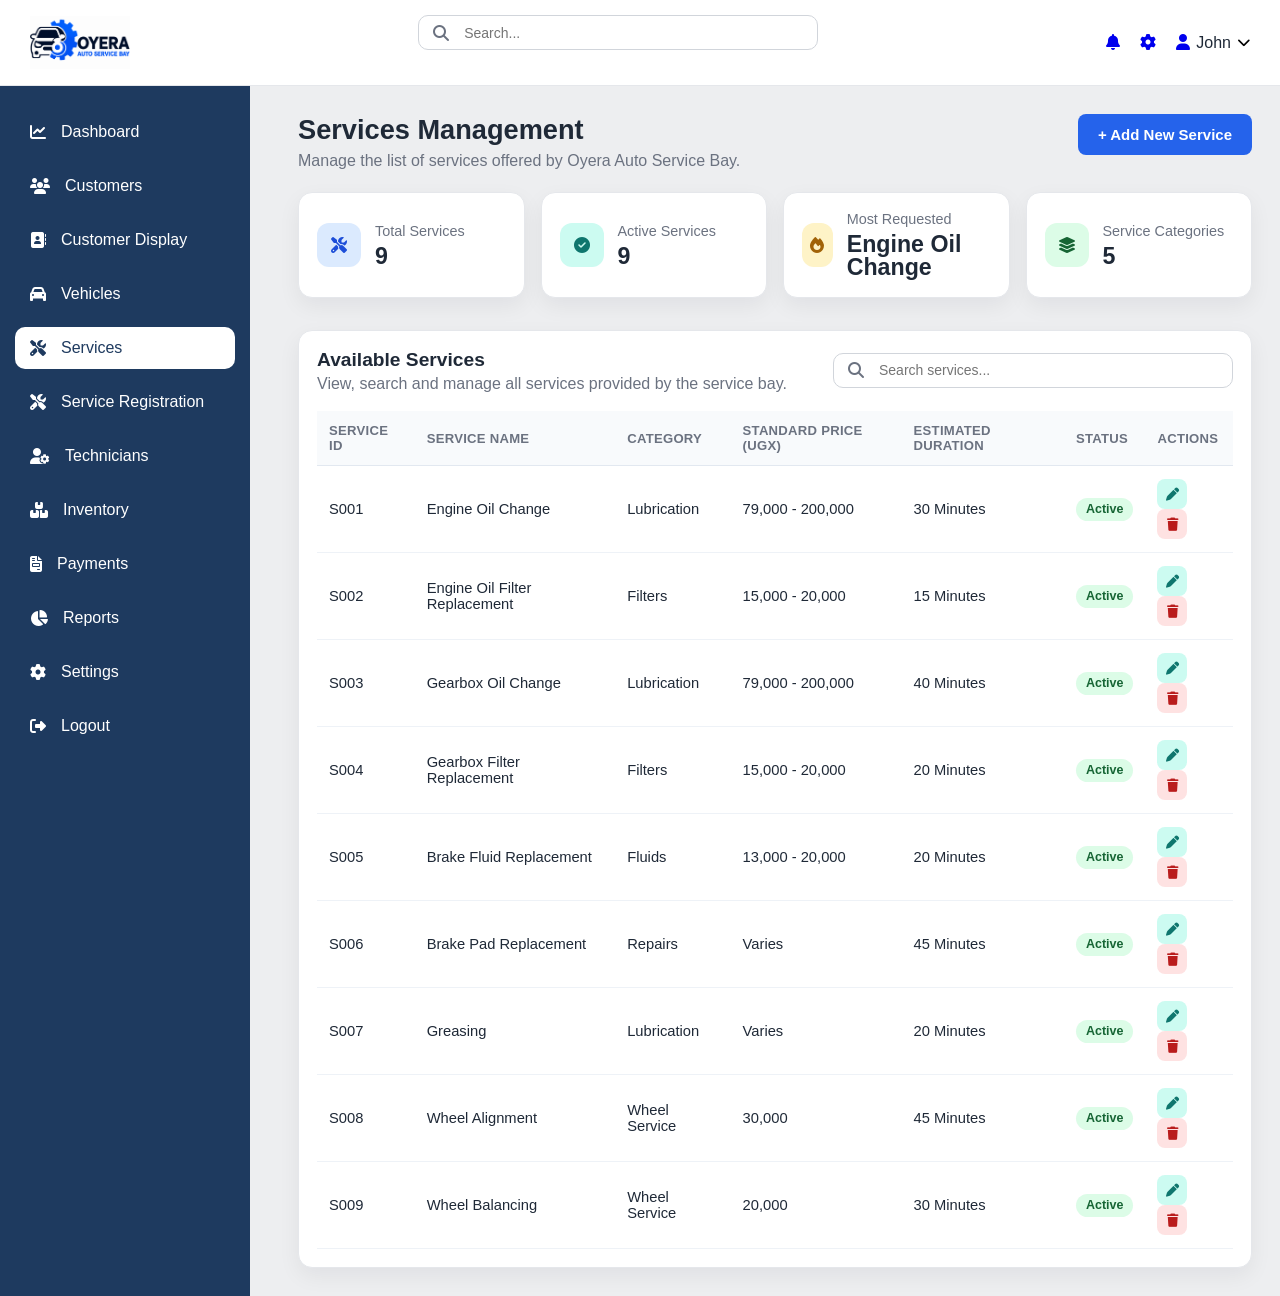
<file: pages/services.html>
<!DOCTYPE html>
<html lang="en">
<head>
    <meta charset="UTF-8">
    <meta name="viewport" content="width=device-width, initial-scale=1.0">
    <title>Services Management</title>

    <link rel="stylesheet" href="../css/services.css">
    <link rel="stylesheet" href="https://cdnjs.cloudflare.com/ajax/libs/font-awesome/6.7.2/css/all.min.css">
</head>

<body>

    <!-- ================= NAVIGATION ================= -->

    <section class="nav-bar">

        <div class="nav-left">
            <img src="../images/service-logo.png" alt="Oyera Auto Service Bay Logo">
        </div>

        <div class="search-input nav">
            <i class="fa-solid fa-magnifying-glass"></i>
            <input type="text" placeholder="Search...">
        </div>

        <div class="nav-right">

            <div class="icon-notifications">
                <a href="#"><i class="fa-solid fa-bell"></i></a>
            </div>

            <div class="icon-settings">
                <a href="#"><i class="fa-solid fa-gear"></i></a>
            </div>

            <div class="user-menu">

                <div class="user-profile">
                    <a href="#"><i class="fa-solid fa-user"></i></a>
                </div>

                <span class="username">John</span>

                <button class="menu-btn">
                    <i class="fa-solid fa-chevron-down"></i>
                </button>

                <div class="dropdown">
                    <a href="#">Profile</a>
                    <a href="#">Settings</a>
                    <a href="#">Logout</a>
                </div>

            </div>

        </div>

    </section>



    <!-- ================= MAIN LAYOUT ================= -->

    <div class="main-container">

        <!-- Sidebar -->

        <aside class="side-bar">

            <ul class="sidebar-menu">

                <li><a href="../index.html"><i class="fa-solid fa-chart-line"></i> Dashboard</a></li>

                <li><a href="customers.html"><i class="fa-solid fa-users"></i> Customers</a></li>

                <li><a href="customer-display.html"><i class="fa-solid fa-address-book"></i> Customer Display</a></li>

                <li><a href="vehicles.html"><i class="fa-solid fa-car"></i> Vehicles</a></li>

                <li><a href="services.html" class="active"><i class="fa-solid fa-screwdriver-wrench"></i> Services</a></li>
                <li><a href="service-registration.html"><i class="fa-solid fa-screwdriver-wrench"></i> Service Registration</a>
                </li>

                <li><a href="technicians.html"><i class="fa-solid fa-user-gear"></i> Technicians</a></li>

                <li><a href="inventory.html"><i class="fa-solid fa-boxes-stacked"></i> Inventory</a></li>

                <li><a href="invoices.html"><i class="fa-solid fa-file-invoice"></i>Payments</a></li>

                <li><a href="reports.html"><i class="fa-solid fa-chart-pie"></i> Reports</a></li>

                <li><a href="settings.html"><i class="fa-solid fa-gear"></i> Settings</a></li>

                <li><a href="logout.html"><i class="fa-solid fa-right-from-bracket"></i> Logout</a></li>

            </ul>

        </aside>



        <!-- ================= CONTENT ================= -->

        <main class="content">

            <div class="services-page">

                <!-- PAGE HEADER -->

                <header class="page-header">

                    <div>
                        <h1>Services Management</h1>
                        <p>Manage the list of services offered by Oyera Auto Service Bay.</p>
                    </div>

                    <div>
                        <button>+ Add New Service</button>
                    </div>

                </header>



                <!-- ================= STATISTICS ================= -->

                <section class="services-stats">

                    <article class="stat-card">

                        <div class="stat-icon total">
                            <i class="fa-solid fa-screwdriver-wrench"></i>
                        </div>

                        <div class="stat-content">
                            <p class="stat-title">Total Services</p>
                            <h2 id="statTotalServices">0</h2>
                        </div>

                    </article>



                    <article class="stat-card">

                        <div class="stat-icon active">
                            <i class="fa-solid fa-circle-check"></i>
                        </div>

                        <div class="stat-content">
                            <p class="stat-title">Active Services</p>
                            <h2 id="statActiveServices">0</h2>
                        </div>

                    </article>



                    <article class="stat-card">

                        <div class="stat-icon new">
                            <i class="fa-solid fa-fire"></i>
                        </div>

                        <div class="stat-content">
                            <p class="stat-title">Most Requested</p>
                            <h2 id="statMostRequested">-</h2>
                        </div>

                    </article>



                    <article class="stat-card">

                        <div class="stat-icon vehicles">
                            <i class="fa-solid fa-layer-group"></i>
                        </div>

                        <div class="stat-content">
                            <p class="stat-title">Service Categories</p>
                            <h2 id="statServiceCategories">0</h2>
                        </div>

                    </article>

                </section>



                <!-- ================= SERVICES TABLE ================= -->

                <section class="services-records">

                    <div class="records-header">

                        <div class="header">

                            <h2>Available Services</h2>

                            <p>View, search and manage all services provided by the service bay.</p>

                        </div>

                        <div class="search-input">

                            <i class="fa-solid fa-magnifying-glass"></i>

                            <input type="text" placeholder="Search services...">

                        </div>

                    </div>



                    <div class="table-wrapper">

                        <table class="records-table">

                            <thead>

                                <tr>

                                    <th>Service ID</th>

                                    <th>Service Name</th>

                                    <th>Category</th>

                                    <th>Standard Price (UGX)</th>

                                    <th>Estimated Duration</th>

                                    <th>Status</th>

                                    <th>Actions</th>

                                </tr>

                            </thead>



                            <tbody id="serviceTableBody">
                            </tbody>

                        </table>

                    </div>

                </section>

            </div>

        </main>

    </div>

    <script src="../js/validation.js"></script>
    <script src="../js/store.js"></script>
    <script src="../js/services.js"></script>
</body>

</html>
</file>
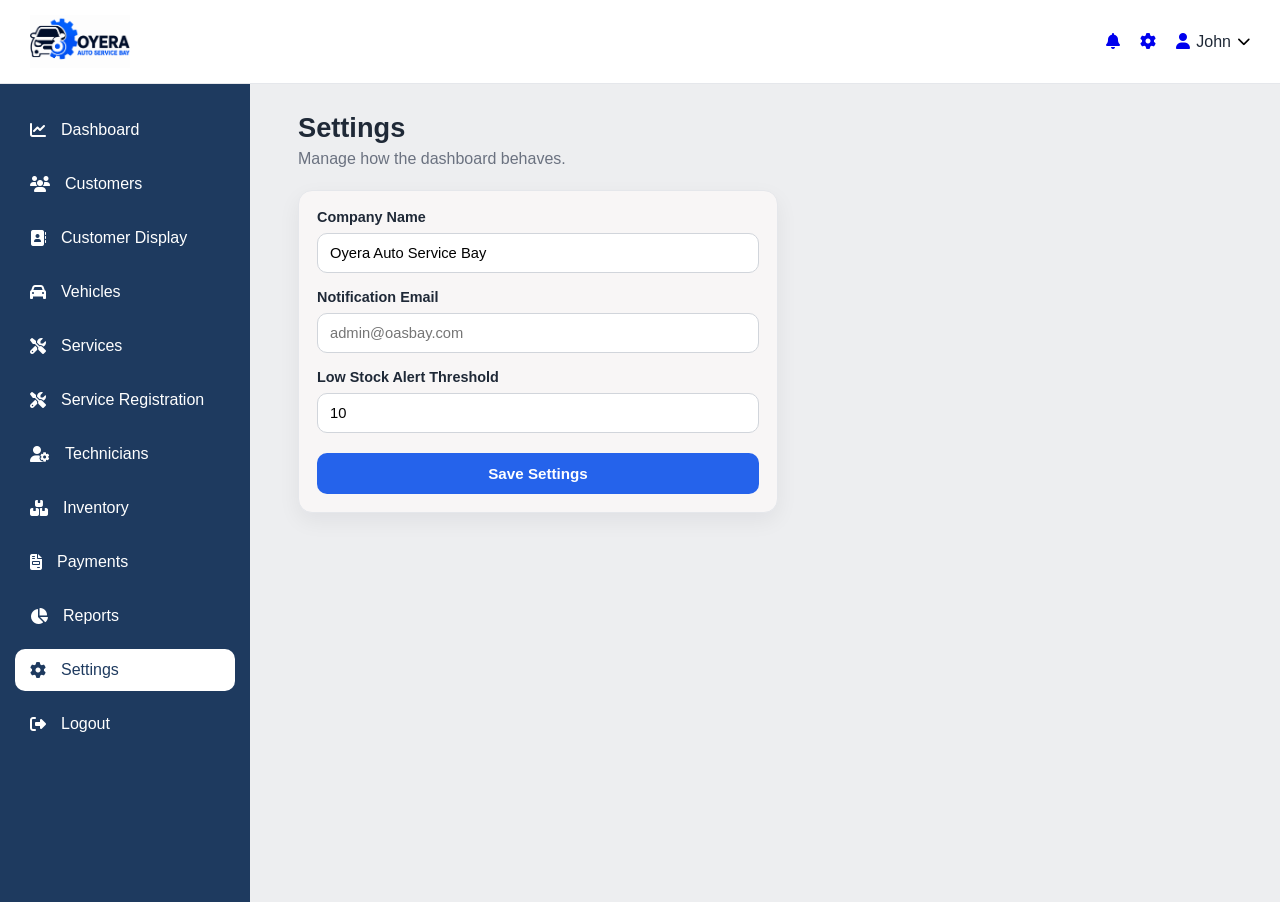
<file: pages/settings.html>
<!DOCTYPE html>
<html lang="en">

<head>
    <meta charset="UTF-8">
    <meta name="viewport" content="width=device-width, initial-scale=1.0">
    <title>Settings</title>
    <link rel="stylesheet" href="../css/vehicles.css">
    <link rel="stylesheet" href="https://cdnjs.cloudflare.com/ajax/libs/font-awesome/6.7.2/css/all.min.css">
</head>

<body>
    <section class="nav-bar">
        <div class="nav-left">
            <img src="../images/service-logo.png" alt="Company-Logo">
            <div class="company-info"></div>
        </div>

        <div class="nav-right">
            <div class="icon-notifications">
                <a href="#"><i class="fa-solid fa-bell"></i></a>
            </div>
            <div class="icon-settings">
                <a href="#"><i class="fa-solid fa-gear"></i></a>
            </div>
            <div class="user-menu">
                <div class="user-profile">
                    <a href="#"><i class="fas fa-user"></i></a>
                </div>
                <span class="username">John</span>
                <button class="menu-btn">
                    <i class="fas fa-chevron-down"></i>
                </button>
                <div class="dropdown">
                    <a href="profile.html">Profile</a>
                    <a href="settings.html">Settings</a>
                    <a href="logout.html">Logout</a>
                </div>
            </div>
        </div>
    </section>

    <div class="main-container">
        <aside class="side-bar">
            <ul class="sidebar-menu">
                <li><a href="../index.html"><i class="fa-solid fa-chart-line"></i> Dashboard</a></li>
                <li><a href="customers.html"><i class="fa-solid fa-users"></i> Customers</a></li>
                <li><a href="customer-display.html"><i class="fas fa-address-book"></i> Customer Display</a></li>
                <li><a href="vehicles.html"><i class="fa-solid fa-car"></i> Vehicles</a></li>
                <li><a href="services.html"><i class="fa-solid fa-screwdriver-wrench"></i> Services</a></li>
                <li><a href="service-registration.html"><i class="fa-solid fa-screwdriver-wrench"></i> Service Registration</a>
                </li>
                <li><a href="technicians.html"><i class="fa-solid fa-user-gear"></i> Technicians</a></li>
                <li><a href="inventory.html"><i class="fa-solid fa-boxes-stacked"></i> Inventory</a></li>
                <li><a href="invoices.html"><i class="fa-solid fa-file-invoice"></i> Payments</a></li>
                <li><a href="reports.html"><i class="fa-solid fa-chart-pie"></i> Reports</a></li>
                <li><a href="settings.html" class="active"><i class="fa-solid fa-gear"></i> Settings</a></li>
                <li><a href="logout.html"><i class="fas fa-sign-out-alt"></i> Logout</a></li>
            </ul>
        </aside>

        <main class="content">
            <div class="vehicles-page">
                <header class="page-header">
                    <h1>Settings</h1>
                    <p>Manage how the dashboard behaves.</p>
                </header>

                <section class="dashboard-card" style="max-width: 480px;">
                    <form class="vehicle-form" id="settingsForm" style="grid-template-columns: 1fr;">
                        <div class="form-group">
                            <label for="companyName">Company Name</label>
                            <input type="text" id="companyName" value="Oyera Auto Service Bay">
                        </div>

                        <div class="form-group">
                            <label for="notifyEmail">Notification Email</label>
                            <input type="email" id="notifyEmail" placeholder="admin@oasbay.com">
                        </div>

                        <div class="form-group">
                            <label for="lowStockAlert">Low Stock Alert Threshold</label>
                            <input type="number" id="lowStockAlert" min="0" value="10">
                        </div>

                        <button type="submit" class="primary-btn">Save Settings</button>
                    </form>
                </section>
            </div>
        </main>
    </div>
    <script src="../js/validation.js"></script>
    <script src="../js/settings.js"></script>
</body>

</html>
</file>
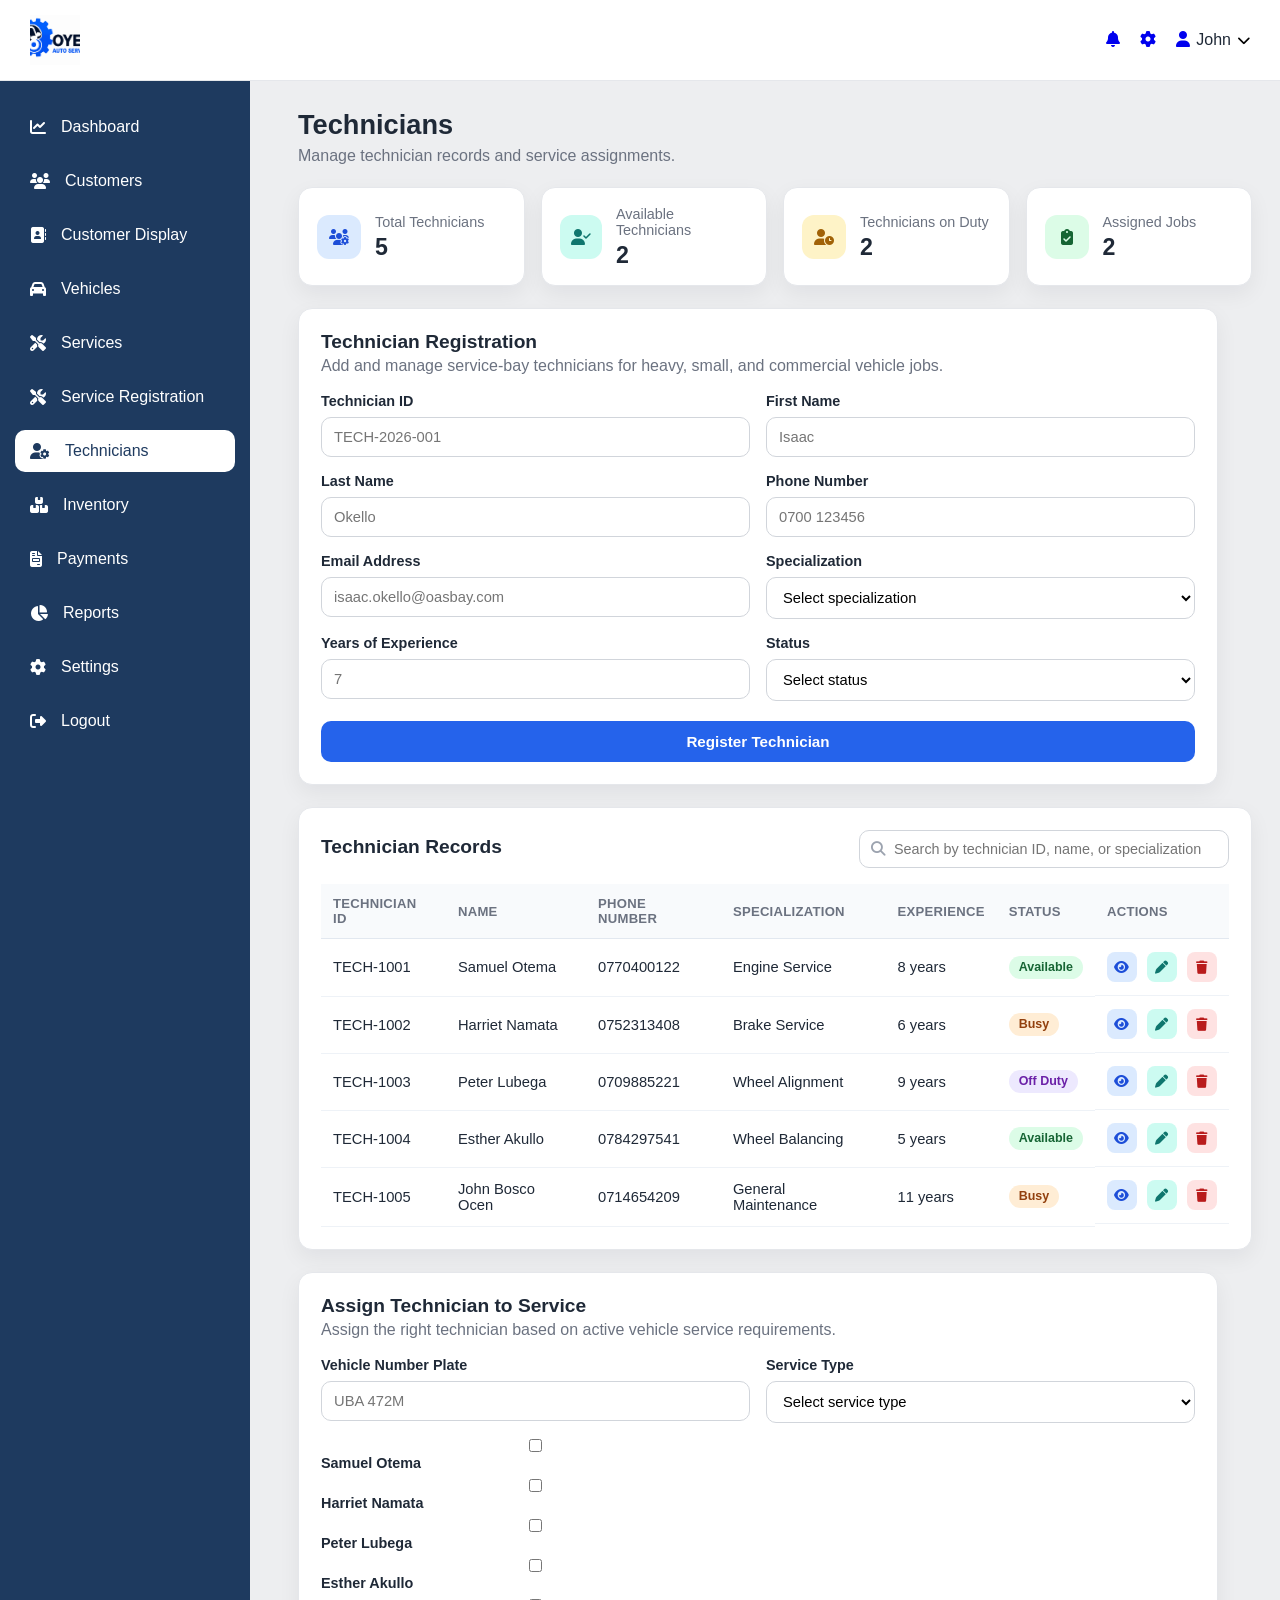
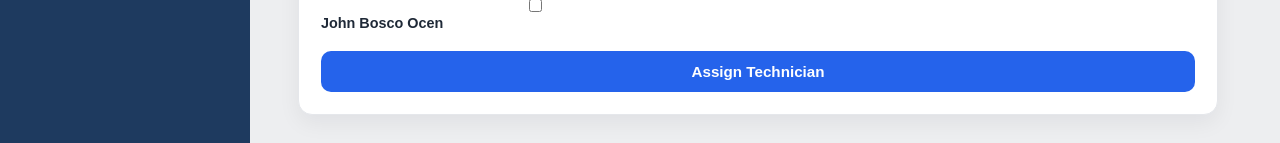
<file: pages/technicians.html>
<!DOCTYPE html>
<html lang="en">
<head>
    <meta charset="UTF-8">
    <meta name="viewport" content="width=device-width, initial-scale=1.0">
    <title>Technicians</title>
    <link rel="stylesheet" href="../css/technicians.css">
    <link rel="stylesheet" href="https://cdnjs.cloudflare.com/ajax/libs/font-awesome/6.7.2/css/all.min.css">
</head>
<body>
    <section class="nav-bar">

        <div class="nav-left">
            <img src="../images/service-logo.png" alt="Company-Logo">
            <div class="company-info">
                <!-- <h2>Oyera Auto Service Bay Ltd.</h2> -->
            </div>
        </div>

        <div class="nav-right">
            <div class="icon-notifications">
                <a href="#"><i class="fa-solid fa-bell"></i></a>
            </div>
            <div class="icon-settings">
                <a href="#"><i class="fa-solid fa-gear"></i></a>
            </div>
            <div class="user-menu">
                <div class="user-profile">
                    <a href="#"><i class="fas fa-user"></i></a>
                </div>
                <span class="username">John</span>

                <button class="menu-btn">
                    <i class="fas fa-chevron-down"></i>
                </button>

                <div class="dropdown">
                    <a href="profile.html">Profile</a>
                    <a href="settings.html">Settings</a>
                    <a href="logout.html">Logout</a>
                </div>
            </div>
        </div>
    </section>
    <div class="main-container">
        <aside class="side-bar">
            <ul class="sidebar-menu">
                <li><a href="../index.html"><i class="fa-solid fa-chart-line"></i> Dashboard</a></li>
                <li><a href="customers.html"><i class="fa-solid fa-users"></i> Customers</a></li>
                <li><a href="customer-display.html"><i class="fas fa-address-book"></i></i> Customer Display</a></li>
                <li><a href="vehicles.html"><i class="fa-solid fa-car"></i> Vehicles</a></li>
                <li><a href="services.html"><i class="fa-solid fa-screwdriver-wrench"></i> Services</a></li>
                <li><a href="service-registration.html"><i class="fa-solid fa-screwdriver-wrench"></i> Service Registration</a>
                </li>
                <li><a href="technicians.html" class="active"><i class="fa-solid fa-user-gear"></i> Technicians</a></li>
                <li><a href="inventory.html"><i class="fa-solid fa-boxes-stacked"></i> Inventory</a></li>
                <li><a href="invoices.html"><i class="fa-solid fa-file-invoice"></i> Payments </a></li>
                <li><a href="reports.html"><i class="fa-solid fa-chart-pie"></i> Reports</a></li>
                <li><a href="settings.html"><i class="fa-solid fa-gear"></i> Settings</a></li>
                <li><a href="logout.html"><i class="fas fa-sign-out-alt"></i> Logout</a></li>
            </ul>
        </aside>
        <main class="content">
            <div class="technicians-page">
                <header class="page-header">
                    <h1>Technicians</h1>
                    <p>Manage technician records and service assignments.</p>
                </header>

                <section class="technician-stats" aria-label="Technician statistics">
                    <article class="stat-card">
                        <div class="stat-icon total">
                            <i class="fa-solid fa-users-gear" aria-hidden="true"></i>
                        </div>
                        <div class="stat-content">
                            <p class="stat-title">Total Technicians</p>
                            <h2 id="statTotalTechnicians">0</h2>
                        </div>
                    </article>

                    <article class="stat-card">
                        <div class="stat-icon available">
                            <i class="fa-solid fa-user-check" aria-hidden="true"></i>
                        </div>
                        <div class="stat-content">
                            <p class="stat-title">Available Technicians</p>
                            <h2 id="statAvailableTechnicians">0</h2>
                        </div>
                    </article>

                    <article class="stat-card">
                        <div class="stat-icon duty">
                            <i class="fa-solid fa-user-clock" aria-hidden="true"></i>
                        </div>
                        <div class="stat-content">
                            <p class="stat-title">Technicians on Duty</p>
                            <h2 id="statBusyTechnicians">0</h2>
                        </div>
                    </article>

                    <article class="stat-card">
                        <div class="stat-icon assigned">
                            <i class="fa-solid fa-clipboard-check" aria-hidden="true"></i>
                        </div>
                        <div class="stat-content">
                            <p class="stat-title">Assigned Jobs</p>
                            <h2 id="statAssignedJobs">0</h2>
                        </div>
                    </article>
                </section>

                <section class="dashboard-card registration-card" aria-labelledby="technician-registration-title">
                    <div class="card-header">
                        <h2 id="technician-registration-title">Technician Registration</h2>
                        <p>Add and manage service-bay technicians for heavy, small, and commercial vehicle jobs.</p>
                    </div>

                    <form class="technician-form" novalidate>
                        <div class="form-group">
                            <label for="technician-id">Technician ID</label>
                            <input type="text" id="technician-id" name="technician-id" placeholder="TECH-2026-001" required>
                        </div>

                        <div class="form-group">
                            <label for="first-name">First Name</label>
                            <input type="text" id="first-name" name="first-name" placeholder="Isaac" required>
                        </div>

                        <div class="form-group">
                            <label for="last-name">Last Name</label>
                            <input type="text" id="last-name" name="last-name" placeholder="Okello" required>
                        </div>

                        <div class="form-group">
                            <label for="phone-number">Phone Number</label>
                            <input type="tel" id="phone-number" name="phone-number" placeholder="0700 123456" required>
                        </div>

                        <div class="form-group">
                            <label for="email-address">Email Address</label>
                            <input type="email" id="email-address" name="email-address" placeholder="isaac.okello@oasbay.com" required>
                        </div>

                        <div class="form-group">
                            <label for="specialization">Specialization</label>
                            <select id="specialization" name="specialization" required>
                                <option value="" selected disabled>Select specialization</option>
                                <option>Engine Service</option>
                                <option>Brake Service</option>
                                <option>Wheel Alignment</option>
                                <option>Wheel Balancing</option>
                                <option>Greasing</option>
                                <option>General Maintenance</option>
                            </select>
                        </div>

                        <div class="form-group">
                            <label for="experience">Years of Experience</label>
                            <input type="number" id="experience" name="experience" min="0" max="40" placeholder="7" required>
                        </div>

                        <div class="form-group">
                            <label for="status">Status</label>
                            <select id="status" name="status" required>
                                <option value="" selected disabled>Select status</option>
                                <option>Available</option>
                                <option>Busy</option>
                                <option>Off Duty</option>
                            </select>
                        </div>

                        <button type="submit" class="primary-btn">Register Technician</button>
                    </form>
                </section>

                <section class="dashboard-card" aria-labelledby="technician-records-title">
                    <div class="records-head">
                        <h2 id="technician-records-title">Technician Records</h2>
                        <div class="search-input">
                            <i class="fa-solid fa-magnifying-glass" aria-hidden="true"></i>
                            <input type="text" placeholder="Search by technician ID, name, or specialization">
                        </div>
                    </div>

                    <div class="table-wrapper">
                        <table class="records-table">
                            <thead>
                                <tr>
                                    <th>Technician ID</th>
                                    <th>Name</th>
                                    <th>Phone Number</th>
                                    <th>Specialization</th>
                                    <th>Experience</th>
                                    <th>Status</th>
                                    <th>Actions</th>
                                </tr>
                            </thead>
                            <tbody id="technicianTableBody">
                            </tbody>
                        </table>
                    </div>
                </section>

                <section class="dashboard-card assignment-card" aria-labelledby="assignment-title">
                    <div class="card-header">
                        <h2 id="assignment-title">Assign Technician to Service</h2>
                        <p>Assign the right technician based on active vehicle service requirements.</p>
                    </div>

                    <form class="assignment-form" action="#" novalidate>
                        <div class="form-group">
                            <label for="plate-number">Vehicle Number Plate</label>
                            <input type="text" id="plate-number" name="plate-number" placeholder="UBA 472M" required>
                        </div>

                        <div class="form-group">
                            <label for="service-type">Service Type</label>
                            <select id="service-type" name="service-type" required>
                                <option value="" selected disabled>Select service type</option>
                                <option>Engine Oil Change</option>
                                <option>Gearbox Oil Change</option>
                                <option>Brake Fluid Replacement</option>
                                <option>Brake Pad Change</option>
                                <option>Wheel Alignment</option>
                                <option>Wheel Balancing</option>
                                <option>Greasing</option>
                                <option>Minor Repairs</option>
                            </select>
                        </div>
                        <div class="form-group" id="assignTechnicianCheckboxes">
                        </div>

                        <button type="submit" class="primary-btn">Assign Technician</button>
                    </form>
                </section>
            </div>
        </main>
    </div>
    <script src="../js/validation.js"></script>
    <script src="../js/store.js"></script>
    <script src="../js/technicians.js"></script>
</body>
</html>
</file>
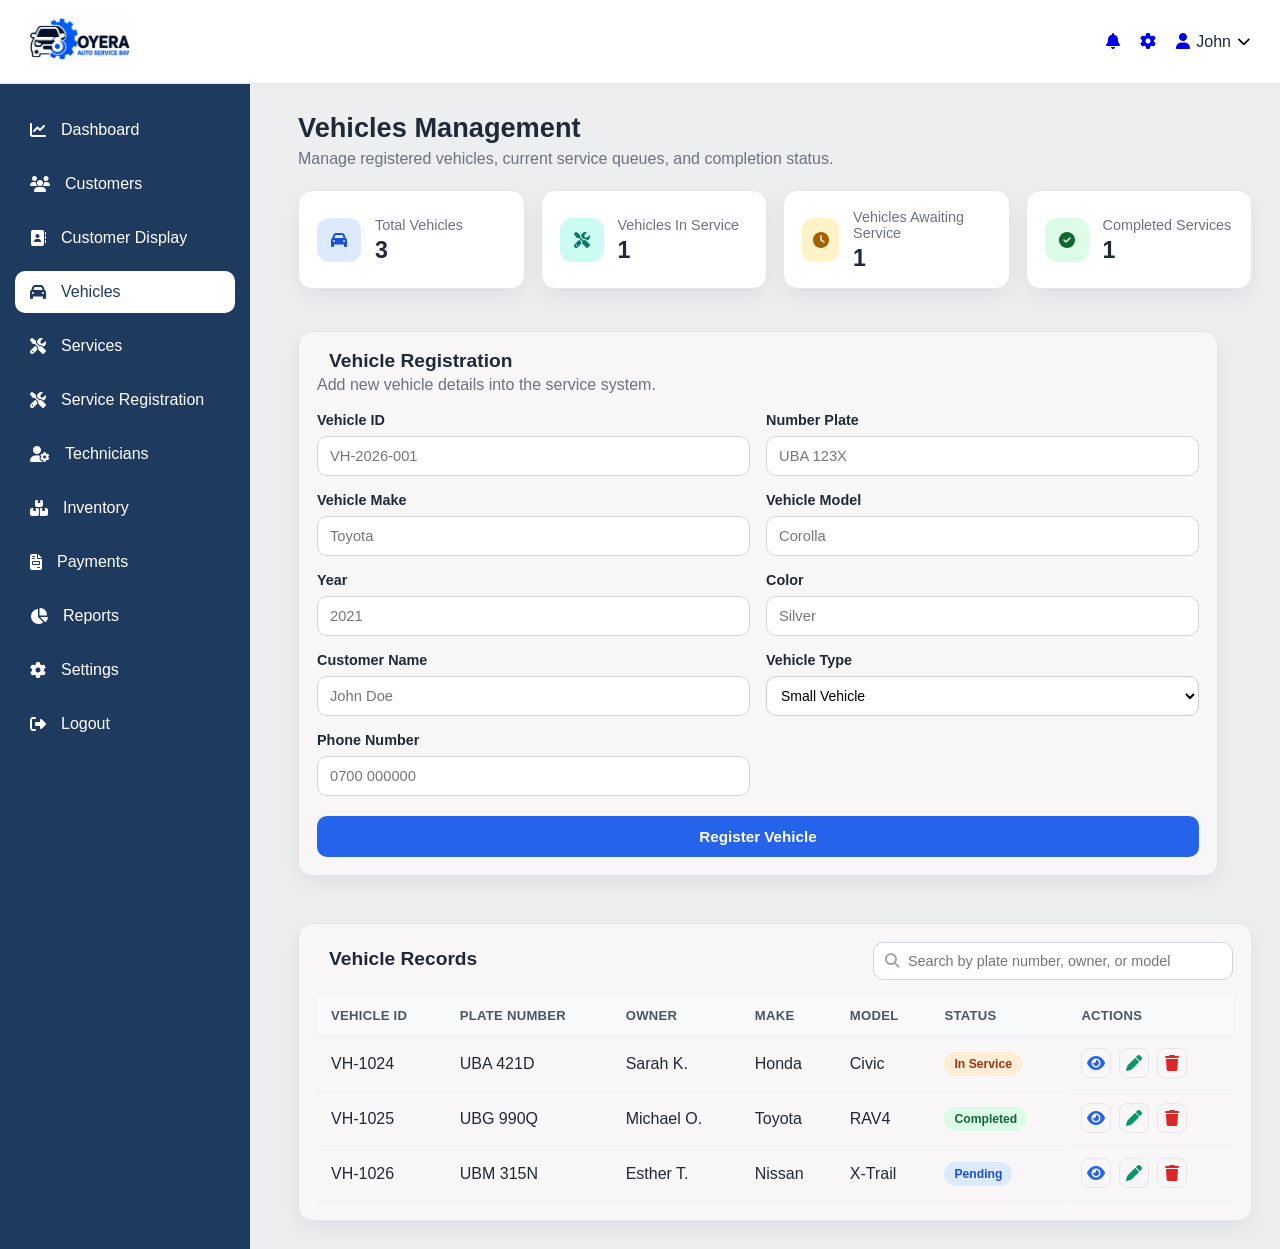
<file: pages/vehicles.html>
<!DOCTYPE html>
<html lang="en">

<head>
    <meta charset="UTF-8">
    <meta name="viewport" content="width=device-width, initial-scale=1.0">
    <title>Vehicles Management</title>
    <link rel="stylesheet" href="../css/vehicles.css">
    <link rel="stylesheet" href="https://cdnjs.cloudflare.com/ajax/libs/font-awesome/6.7.2/css/all.min.css">
</head>

<body>
    <section class="nav-bar">

        <div class="nav-left">
            <img src="../images/service-logo.png" alt="Company-Logo">
            <div class="company-info">
                <!-- <h2>Oyera Auto Service Bay Ltd.</h2> -->
            </div>
        </div>

        <div class="nav-right">
            <div class="icon-notifications">
                <a href="#"><i class="fa-solid fa-bell"></i></a>
            </div>
            <div class="icon-settings">
                <a href="#"><i class="fa-solid fa-gear"></i></a>
            </div>
            <div class="user-menu">
                <div class="user-profile">
                    <a href="#"><i class="fas fa-user"></i></a>
                </div>
                <span class="username">John</span>

                <button class="menu-btn">
                    <i class="fas fa-chevron-down"></i>
                </button>

                <div class="dropdown">
                    <a href="profile.html">Profile</a>
                    <a href="settings.html">Settings</a>
                    <a href="logout.html">Logout</a>
                </div>
            </div>
        </div>
    </section>

    <div class="main-container">
        <aside class="side-bar">
            <ul class="sidebar-menu">
                <li><a href="../index.html"><i class="fa-solid fa-chart-line"></i> Dashboard</a></li>
                <li><a href="customers.html"><i class="fa-solid fa-users"></i> Customers</a></li>
                <li><a href="customer-display.html"><i class="fas fa-address-book"></i></i> Customer Display</a></li>
                <li><a href="vehicles.html" class="active"><i class="fa-solid fa-car"></i> Vehicles</a></li>
                <li><a href="services.html"><i class="fa-solid fa-screwdriver-wrench"></i> Services</a></li>
                <li><a href="service-registration.html"><i class="fa-solid fa-screwdriver-wrench"></i> Service Registration</a>
                </li>
                <li><a href="technicians.html"><i class="fa-solid fa-user-gear"></i> Technicians</a></li>
                <li><a href="inventory.html"><i class="fa-solid fa-boxes-stacked"></i> Inventory</a></li>
                <li><a href="invoices.html"><i class="fa-solid fa-file-invoice"></i> Payments </a></li>
                <li><a href="reports.html"><i class="fa-solid fa-chart-pie"></i> Reports</a></li>
                <li><a href="settings.html"><i class="fa-solid fa-gear"></i> Settings</a></li>
                <li><a href="logout.html"><i class="fas fa-sign-out-alt"></i> Logout</a></li>
            </ul>
        </aside>

        <main class="content">
            <div class="vehicles-page">
                <header class="page-header">
                    <h1>Vehicles Management</h1>
                    <p>Manage registered vehicles, current service queues, and completion status.</p>
                </header>

                <section class="vehicle-stats" aria-label="Vehicle statistics">
                    <article class="stat-card">
                        <div class="stat-icon total">
                            <i class="fas fa-car" aria-hidden="true"></i>
                        </div>
                        <div class="stat-content">
                            <p class="stat-title">Total Vehicles</p>
                            <h2 id="statTotalVehicles">0</h2>
                        </div>
                    </article>

                    <article class="stat-card">
                        <div class="stat-icon serviced">
                            <i class="fa-solid fa-screwdriver-wrench" aria-hidden="true"></i>
                        </div>
                        <div class="stat-content">
                            <p class="stat-title">Vehicles In Service</p>
                            <h2 id="statVehiclesInService">0</h2>
                        </div>
                    </article>

                    <article class="stat-card">
                        <div class="stat-icon awaiting">
                            <i class="fa-solid fa-clock" aria-hidden="true"></i>
                        </div>
                        <div class="stat-content">
                            <p class="stat-title">Vehicles Awaiting Service</p>
                            <h2 id="statVehiclesPending">0</h2>
                        </div>
                    </article>

                    <article class="stat-card">
                        <div class="stat-icon completed">
                            <i class="fa-solid fa-circle-check" aria-hidden="true"></i>
                        </div>
                        <div class="stat-content">
                            <p class="stat-title">Completed Services</p>
                            <h2 id="statVehiclesCompleted">0</h2>
                        </div>
                    </article>
                </section>

                <section class="dashboard-card registration-card" aria-labelledby="registration-title">
                    <div class="card-header">
                        <h2 id="registration-title">Vehicle Registration</h2>
                        <p>Add new vehicle details into the service system.</p>
                    </div>

                    <form class="vehicle-form" action="#" novalidate>
                        <div class="form-group">
                            <label for="vehicle-id">Vehicle ID</label>
                            <input type="text" id="vehicle-id" name="vehicle-id" placeholder="VH-2026-001" required>
                        </div>

                        <div class="form-group">
                            <label for="number-plate">Number Plate</label>
                            <input type="text" id="number-plate" name="number-plate" placeholder="UBA 123X" required>
                        </div>

                        <div class="form-group">
                            <label for="vehicle-make">Vehicle Make</label>
                            <input type="text" id="vehicle-make" name="vehicle-make" placeholder="Toyota" required>
                        </div>

                        <div class="form-group">
                            <label for="vehicle-model">Vehicle Model</label>
                            <input type="text" id="vehicle-model" name="vehicle-model" placeholder="Corolla" required>
                        </div>

                        <div class="form-group">
                            <label for="year">Year</label>
                            <input type="number" id="year" name="year" min="1990" max="2030" placeholder="2021"
                                required>
                        </div>

                        <div class="form-group">
                            <label for="color">Color</label>
                            <input type="text" id="color" name="color" placeholder="Silver" required>
                        </div>

                        <div class="form-group">
                            <label for="customer-name">Customer Name</label>
                            <input type="text" id="customer-name" name="customer-name" placeholder="John Doe" required>
                        </div>

                        <div class="form-group">
                            <label for="vehicle-type">Vehicle Type</label>
                            <select id="vehicle-type" name="vehicle-type" required> 
                                <option value="" select disabled>Select Type</option>
                                <option value="small">Small Vehicle</option>
                                <option value="commercial">Commercial Vehicle</option>
                                <option value="heavy">Heavy Vehicle</option>
                            </select>
                        </div>

                        <div class="form-group">
                            <label for="phone-number">Phone Number</label>
                            <input type="tel" id="phone-number" name="phone-number" placeholder="0700 000000" required>
                        </div>

                        <button type="submit" class="primary-btn">Register Vehicle</button>
                    </form>
                </section>

                <section class="dashboard-card" aria-labelledby="records-title">
                    <div class="records-head">
                        <h2 id="records-title">Vehicle Records</h2>
                        <div class="search-input">
                            <i class="fa-solid fa-magnifying-glass" aria-hidden="true"></i>
                            <input type="text" placeholder="Search by plate number, owner, or model">
                        </div>
                    </div>

                    <div class="table-wrapper">
                        <table class="records-table">
                            <thead>
                                <tr>
                                    <th>Vehicle ID</th>
                                    <th>Plate Number</th>
                                    <th>Owner</th>
                                    <th>Make</th>
                                    <th>Model</th>
                                    <th>Status</th>
                                    <th>Actions</th>
                                </tr>
                            </thead>
                            <tbody id="vehicleTableBody">
                            </tbody>
                        </table>
                    </div>
                </section>
            </div>
        </main>
    </div>
    <script src="../js/validation.js"></script>
    <script src="../js/store.js"></script>
    <script src="../js/vehicles.js"></script>
</body>

</html>
</file>
<file: css/style.css>
:root {
    --bg: #f3f5f8;
    --surface: #ffffff;
    --text: #1f2937;
    --muted: #6b7280;
    --border: #e5e7eb;
    --primary: #2563eb;
    --primary-dark: #1d4ed8;
    --shadow: 0 8px 22px rgba(15, 23, 42, 0.06);
    --radius: 14px;
}

* {
    margin: 0;
    padding: 0;
    box-sizing: border-box;
}

body {
    font-family: "Segoe UI", Tahoma, Geneva, Verdana, sans-serif;
    background: var(--bg);
    color: var(--text);
}

.nav-bar {
    display: flex;
    justify-content: space-between;
    align-items: center;
    padding: 15px 30px;
    background-color: #fff;
    border-bottom: 1px solid var(--border);
}

.nav-left {
    display: flex;
    align-items: center;
    gap: 15px;
}

.nav-left img {
    width: 100px;
    height: auto;
    object-fit: contain;
}
/* 
.nav-left img {
    width: 50px;
    height: 50px;
    object-fit: cover;
}

.company-info h2 {
    font-size: 1.15rem;
} */
.nav-right {
    display: flex;
    align-items: center;
    gap: 20px;
}

.icon-notifications img,
.icon-settings img {
    width: 25px;
    height: 25px;
    cursor: pointer;
}

.user-profile {
    margin-right: 10px;
}


.icon-notifications img:hover,
.icon-settings img:hover {
    transform: scale(1.1);
    transition: 0.3s ease;
}

.user-menu {
  position: relative;
  display: flex;
  align-items: center;
  gap: 5px;
}

.menu-btn {
  background: none;
  border: none;
  cursor: pointer;
}

.dropdown {
  position: absolute;
  top: 100%;
  right: 0;
  display: none;
  background: white;
  border: 1px solid #ddd;
  min-width: 150px;
  box-shadow: 0 4px 10px rgba(0,0,0,0.1);
}

.dropdown a {
  display: block;
  padding: 10px;
  text-decoration: none;
  color: black;
}

.user-menu:hover .dropdown {
  display: block;
}


/* MAIN LAYOUT */
.main-container {
    display: flex;
    /* border-top-left-radius: 20px; */
}

/* SIDEBAR */
.side-bar {
    width: 250px;
    min-height: calc(100vh - 80px);
    background-color: #1E3A5F;
    padding: 25px 15px;
}

/* MENU LIST */
.sidebar-menu {
    list-style: none;
    padding: 0;
    margin: 0;
}

/* MENU ITEMS */
.sidebar-menu li {
    margin-bottom: 12px;
}

/* LINKS */
.sidebar-menu a {
    display: flex;
    align-items: center;
    gap: 15px;

    text-decoration: none;
    color: white;

    padding: 12px 15px;
    border-radius: 10px;

    font-size: 16px;
    font-weight: 500;

    transition: all 0.3s ease;
}

/* ICONS */
.sidebar-menu a i {
    font-size: 18px;
    width: 20px;
    text-align: center;
}

/* HOVER EFFECT */
.sidebar-menu a:hover {
    background-color: rgba(255, 255, 255, 0.15);
    transform: translateX(5px);
}

/* ACTIVE LINK */
.sidebar-menu a.active {
    background-color: white;
    color: #1E3A5F;
}


/* MAIN CONTENT */
.content{
    padding: 10px;
}

/* DASHBOARD HEADER */
.dashboard-header{
    margin-bottom: 30px;
}

.dashboard-header h1{
    margin-bottom: 10px;
    color: #1e3a8a;
}

.dashboard-header p{
    color: #666;
}

/* SUMMARY CARDS */
.content {
    flex: 1;
}

.dashboard-page {
    padding: 28px;
    display: flex;
    flex-direction: column;
    gap: 22px;
}

.page-header h1 {
    font-size: 1.7rem;
    font-weight: 700;
    margin-bottom: 6px;
}

.page-header p {
    color: var(--muted);
}

.dashboard-stats {
    display: grid;
    grid-template-columns: repeat(4, minmax(180px, 1fr));
    gap: 16px;
}
.stat-card {
    background: var(--surface);
    border: 1px solid var(--border);
    border-radius: var(--radius);
    padding: 18px;
    box-shadow: var(--shadow);
    display: flex;
    align-items: center;
    gap: 14px;
    transition: transform 0.2s ease, box-shadow 0.2s ease;
}

.stat-card:hover {
    transform: translateY(-3px);
    box-shadow: 0 12px 26px rgba(15, 23, 42, 0.1);
}

.stat-icon {
    width: 44px;
    height: 44px;
    border-radius: 12px;
    display: grid;
    place-items: center;
    font-size: 1rem;
}

.stat-icon.total {
    color: #1d4ed8;
    background: #dbeafe;
}

.stat-icon.revenue {
    color: #0f766e;
    background: #ccfbf1;
}

.stat-icon.active-jobs {
    color: #a16207;
    background: #fef3c7;
}

.stat-icon.parts-sold {
    color: #166534;
    background: #dcfce7;
}

.stat-title {
    font-size: 0.9rem;
    color: var(--muted);
    margin-bottom: 6px;
}

.stat-content h2 {
    font-size: 1.45rem;
    line-height: 1;
}

.dashboard-card {
    background: var(--surface);
    border: 1px solid var(--border);
    border-radius: var(--radius);
    box-shadow: var(--shadow);
    padding: 22px;
}

.registration-card {
    width: min(920px, 100%);
}

.card-header h2,
.records-head h2 {
    font-size: 1.2rem;
    margin-bottom: 4px;
}

.card-header p {
    color: var(--muted);
    margin-bottom: 18px;
}


/* FORM SECTION */
.form-section{
    background: white;
    padding: 20px;
    border-radius: 10px;
    margin-bottom: 30px;
    box-shadow: 0 2px 8px rgba(0,0,0,0.1);
}

.form-section h2{
    margin-bottom: 15px;
}

.service-form{
    display: grid;
    grid-template-columns: repeat(auto-fit, minmax(220px, 1fr));
    gap: 15px;
}

.service-form input,
.service-form select{
    padding: 10px;
    border: 1px solid #ccc;
    border-radius: 5px;
}

.service-form button{
    background: #1e3a8a;
    color: white;
    border: none;
    padding: 10px;
    border-radius: 5px;
    cursor: pointer;
}

.service-form button:hover{
    opacity: 0.9;
}

/* PRICE TABLE */
.price-table{
    background: white;
    padding: 20px;
    border-radius: 10px;
    margin-bottom: 30px;
    box-shadow: 0 2px 8px rgba(0,0,0,0.1);
}

.price-table h2{
    margin-bottom: 15px;
}

.price-table table{
    width: 100%;
    border-collapse: collapse;
}

.price-table th,
.price-table td{
    border: 1px solid #ddd;
    padding: 12px;
    text-align: left;
}

.price-table th{
    background: #1e3a8a;
    color: white;
}

/* JOBS SECTION */
.jobs{
    margin-bottom: 30px;
}

.jobs h2{
    margin-bottom: 15px;
}

.job-card{
    background: white;
    padding: 15px;
    border-radius: 10px;
    margin-bottom: 15px;
    box-shadow: 0 2px 8px rgba(0,0,0,0.1);
}

.job-card p{
    margin-bottom: 8px;
}
/* Form validation states */
.input-error {
    border-color: #dc2626 !important;
    background-color: #fef2f2;
}

.error-message {
    display: block;
    color: #dc2626;
    font-size: 0.8rem;
    margin-top: 4px;
    margin-bottom: 6px;
}

.form-success {
    display: none;
    color: #15803d;
    background-color: #f0fdf4;
    border: 1px solid #86efac;
    border-radius: 8px;
    padding: 10px 14px;
    margin-top: 12px;
    font-size: 0.9rem;
}
</file>
<file: css/customer-display.css>
:root {
    --bg: #f3f5f8;
    --surface: #ffffff;
    --text: #1f2937;
    --muted: #6b7280;
    --border: #e5e7eb;
    --primary: #2563eb;
    --primary-dark: #1d4ed8;
    --shadow: 0 8px 22px rgba(15, 23, 42, 0.06);
    --radius: 14px;
}

* {
    margin: 0;
    padding: 0;
    box-sizing: border-box;
}

body {
    font-family: "Segoe UI", Tahoma, Geneva, Verdana, sans-serif;
    background: var(--bg);
    color: var(--text);
}


.nav-bar {
    display: flex;
    justify-content: space-between;
    align-items: center;

    padding: 15px 30px;

    background-color: var(--surface);
    border-bottom: 1px solid var(--border);
    border-radius: var(--radius);
}


.nav-left img {
    width: 100px;
    height: auto;
    object-fit: contain;
}

.nav-right {
    display: flex;
    align-items: center;
    gap: 20px;
}

.user-menu {
    position: relative;
    display: flex;
    align-items: center;
    gap: 6px;
}

.menu-btn {
    background: none;
    border: none;
    cursor: pointer;
}

.dropdown {
    position: absolute;
    top: 100%;
    right: 0;
    display: none;
    background: #fff;
    border: 1px solid var(--border);
    min-width: 150px;
    box-shadow: var(--shadow);
}

.dropdown a {
    display: block;
    padding: 10px;
    text-decoration: none;
    color: var(--text);
}

.user-menu:hover .dropdown {
    display: block;
}
.main-container {
    display: flex;
    gap: 20px;
    background-color: #edeef0;
    min-height: calc(100vh - 82px);
}

/* .side-bar {
    width: 250px;
    background-color: #1e3a5f;
    padding: 25px 15px;
} */

.side-bar {
    width: 250px;
    min-height: calc(100vh - 80px);
    background-color: #1E3A5F;
    padding: 25px 15px;
}

.sidebar-menu {
    list-style: none;
}

.sidebar-menu li {
    margin-bottom: 12px;
}

.sidebar-menu a {
    display: flex;
    align-items: center;
    gap: 15px;
    text-decoration: none;
    color: #fff;
    padding: 12px 15px;
    border-radius: 10px;
    font-size: 16px;
    font-weight: 500;
    transition: all 0.25s ease;
}

.sidebar-menu a:hover {
    background-color: rgba(255, 255, 255, 0.15);
    transform: translateX(4px);
}

.sidebar-menu a.active {
    background-color: #fff;
    color: #1e3a5f;
}

.content {
    flex: 1;
}

.customer-page {
    padding: 28px;
    display: flex;
    flex-direction: column;
    gap: 22px;
}

.page-header h1 {
    font-size: 1.7rem;
    font-weight: 700;
    margin-bottom: 6px;
}

.page-header p {
    color: var(--muted);
    margin-bottom: 0;
}

.customer-stats {
    display: grid;
    grid-template-columns: repeat(4, minmax(180px, 1fr));
    gap: 16px;
    margin-bottom: 10px;
}

.stat-card {
    background: var(--surface);
    border: 1px solid var(--border);
    border-radius: var(--radius);
    padding: 18px;
    box-shadow: var(--shadow);
    display: flex;
    align-items: center;
    gap: 14px;
    transition: transform 0.2s ease, box-shadow 0.2s ease;
}

.stat-card:hover {
    transform: translateY(-3px);
    box-shadow: 0 12px 26px rgba(15, 23, 42, 0.1);
}

.stat-icon {
    width: 44px;
    height: 44px;
    border-radius: 12px;
    display: grid;
    place-items: center;
    font-size: 1rem;
}

.stat-icon.total {
    color: #1d4ed8;
    background: #dbeafe;
}

.stat-icon.active {
    color: #0f766e;
    background: #ccfbf1;
}

.stat-icon.new {
    color: #a16207;
    background: #fef3c7;
}

.stat-icon.vehicles {
    color: #166534;
    background: #dcfce7;
}

.stat-title {
    font-size: 0.9rem;
    color: var(--muted);
    margin-bottom: 6px;
}

.stat-content h2 {
    font-size: 1.45rem;
    line-height: 1;
}
.customer-records{
    background: var(--surface);
    border: 1px solid var(--border);
    border-radius: var(--radius);
    padding: 18px;
    box-shadow: var(--shadow);

}
.customer-records h2{
    font-size: 1.2rem;
    margin-bottom: 4px;
    font-weight: 700;
}

.customer-records p {
    color: var(--muted);
    margin-bottom: 18px
}
.records-header{
    display: flex;
    justify-content: space-between;
    align-items: center;
}

 
.records-table {
    width: 100%;
    border-collapse: collapse;
    min-width: 780px;
}

.records-table thead th {
    text-align: left;
    font-size: 0.82rem;
    letter-spacing: 0.02em;
    text-transform: uppercase;
    color: #6b7280;
    background: #f8fafc;
    border-bottom: 1px solid #e2e8f0;
    padding: 12px;
}

.records-table tbody td {
    padding: 13px 12px;
    border-bottom: 1px solid #eef2f7;
    font-size: 0.92rem;
}

.records-table tbody tr {
    transition: background-color 0.2s ease;
}

.records-table tbody tr:hover {
    background: #f9fbff;
}

.status-badge {
    display: inline-flex;
    align-items: center;
    padding: 5px 10px;
    border-radius: 999px;
    font-size: 0.78rem;
    font-weight: 600;
    line-height: 1;
}

.status-badge.active {
    color: #166534;
    background: #dcfce7;
}

.status-badge.inactive {
    color: #92400e;
    background: #ffedd5;
}
.search-input {
    position: relative;
    width: 400px;
    margin-bottom: 20px;
}

.search-input input {
    width: 100%;
    padding: 12px 15px 12px 45px;
    border: 1px solid #d1d5db;
    border-radius: 10px;
    font-size: 14px;
    outline: none;
}

.search-input input:focus {
    border-color: #2563eb;
}

.search-input i {
    position: absolute;
    left: 15px;
    top: 50%;
    transform: translateY(-50%);
    color: #6b7280;
}
.action-icon {
    width: 30px;
    height: 30px;
    border-radius: 8px;
    display: inline-grid;
    place-items: center;
    text-decoration: none;
    font-size: 0.82rem;
    transition: background-color 0.2s ease, transform 0.2s ease;
}

.action-icon:hover {
    transform: translateY(-1px);
}

.action-icon.view {
    color: #1d4ed8;
    background: #dbeafe;
}

.action-icon.edit {
    color: #0f766e;
    background: #ccfbf1;
}

.action-icon.delete {
    color: #b91c1c;
    background: #fee2e2;
}
</file>
<file: css/customers.css>
:root {
    --bg: #f3f5f8;
    --surface: #ffffff;
    --text: #1f2937;
    --muted: #6b7280;
    --border: #e5e7eb;
    --primary: #2563eb;
    --primary-dark: #1d4ed8;
    --shadow: 0 8px 22px rgba(15, 23, 42, 0.06);
    --radius: 14px;
}
* {
    margin: 0;
    padding: 0;
    box-sizing: border-box;
}

body {
    font-family: "Segoe UI", Tahoma, Geneva, Verdana, sans-serif;
    background: var(--bg);
    color: var(--text);
}

/* NAV BAR */
.nav-bar {
    display: flex;
    justify-content: space-between;
    align-items: center;

    padding: 15px 30px;

    background-color: var(--surface);
    border-bottom: 1px solid var(--border);
    border-radius: var(--radius);
}

.nav-left img {
    width: 100px;
    height: auto;
    object-fit: contain;
}


.nav-right {
    display: flex;
    align-items: center;
    gap: 20px;
}

.icon-notifications img,
.icon-settings img {
    width: 25px;
    height: 25px;
    cursor: pointer;
}

.user-profile {
    margin-right: 10px;
}


.icon-notifications img:hover,
.icon-settings img:hover {
    transform: scale(1.1);
    transition: 0.3s ease;
}

.user-menu {
  position: relative;
  display: flex;
  align-items: center;
  gap: 5px;
}

.menu-btn {
  background: none;
  border: none;
  cursor: pointer;
}

.dropdown {
  position: absolute;
  top: 100%;
  right: 0;
  display: none;
  background: white;
  border: 1px solid #ddd;
  min-width: 150px;
  box-shadow: 0 4px 10px rgba(0,0,0,0.1);
}

.dropdown a {
  display: block;
  padding: 10px;
  text-decoration: none;
  color: black;
}

.user-menu:hover .dropdown {
  display: block;
}


/* MAIN LAYOUT */
.main-container {
    display: flex;
    gap: 20px;
    background-color: #edeef0;
}

.content{
    flex: 1;
    padding: 20px 30px;
}

/* SIDEBAR */
.side-bar {
    width: 250px;
    min-height: calc(100vh - 80px);
    background-color: #1E3A5F;
    padding: 25px 15px;
}

/* MENU LIST */
.sidebar-menu {
    list-style: none;
    padding: 0;
    margin: 0;
}

/* MENU ITEMS */
.sidebar-menu li {
    margin-bottom: 12px;
}

/* LINKS */
.sidebar-menu a {
    display: flex;
    align-items: center;
    gap: 15px;

    text-decoration: none;
    color: white;

    padding: 12px 15px;
    border-radius: 10px;

    font-size: 16px;
    font-weight: 500;

    transition: all 0.3s ease;
}

/* ICONS */
.sidebar-menu a i {
    font-size: 18px;
    width: 20px;
    text-align: center;
}

/* HOVER EFFECT */
.sidebar-menu a:hover {
    background-color: rgba(255, 255, 255, 0.15);
    transform: translateX(5px);
}

/* ACTIVE LINK */
.sidebar-menu a.active {
    background-color: white;
    color: #1E3A5F;
}

.customer-header {
    margin-bottom: 25px;
}

.customer-header h3 {
    font-size: 1.5rem;
    font-weight: 700;
    color: #333;
    margin-bottom: 8px;
}

.customer-registration{
    width: min(920px, 100%);
    background: #fff;
    padding: 20px;
    border-radius: 8px;
    box-shadow: 0 2px 8px rgba(0, 0, 0, 0.1);
}

.customer-form{
    display: grid;
    grid-template-columns: repeat(2, 1fr);
    gap: 20px;
}

.form-group{
    display: flex;
    flex-direction: column;
}

.form-group label{
    margin-bottom: 6px;
    font-weight: 600;
    color: #333;
}

.form-group input{
    padding: 10px;
    border: 1px solid #ccc;
    border-radius: 5px;
    font-size: 14px;
}

.form-group input:focus{
    outline: none;
    border-color: #2563eb;
}

.customer-form button{
    grid-column: span 2;
    padding: 12px;
    background: #2563eb;
    color: white;
    border: none;
    border-radius: 5px;
    font-size: 15px;
    font-weight: 600;
    cursor: pointer;
}

.customer-form button:hover{
    background: #1d4ed8;
}

.customer-records{
    background: #fff;
    margin-top: 30px;
    padding: 20px;
    border-radius: 8px;
    box-shadow: 0 2px 8px rgba(0, 0, 0, 0.1);
}

.records-header{
    display: flex;
    justify-content: space-between;
    align-items: center;
    margin-bottom: 20px;
}

.records-header h2{
    margin: 0;
    font-size: 1.3rem;
    font-weight: 700;
    color: #333;
}
.search-container{
  position: relative;


}

.search-container i{
    position: absolute;
    left: 12px;
    top: 50%;
    transform: translateY(-50%);
    color: #6b7280;
    padding-left: 5px;
}

.search-container input{
    padding: 10px 15px 10px 35px;
    width: 250px;
    border: 1px solid #ccc;
    border-radius: 10px;
    font-size: 13px;
}

.search-container input:focus{
    outline: none;
    border-color: #2563eb;
}

.customer-table{
    width: 100%;
    border-collapse: collapse;
}

.customer-table th{
    background: #f4f4f4;
    padding: 12px;
    text-align: left;
    font-weight: 700;
    color: #333;
}

.customer-table td{
    padding: 12px;
    border-bottom: 1px solid #e5e7eb;
}

.customer-table tbody tr:hover{
    background: #f9fafb;
}

.customer-table i{
    margin-right: 12px;
    cursor: pointer;
    font-size: 14px;
}

.customer-table .fa-eye{
    color: #2563eb;
}

.customer-table .fa-pen{
    color: #f59e0b;
}

.customer-table .fa-trash{
    color: #dc2626;
}
/* Form validation states */
.input-error {
    border-color: #dc2626 !important;
    background-color: #fef2f2;
}

.error-message {
    display: block;
    color: #dc2626;
    font-size: 0.8rem;
    margin-top: 4px;
    margin-bottom: 6px;
}

.form-success {
    display: none;
    color: #15803d;
    background-color: #f0fdf4;
    border: 1px solid #86efac;
    border-radius: 8px;
    padding: 10px 14px;
    margin-top: 12px;
    font-size: 0.9rem;
}
</file>
<file: css/vehicles.css>
:root {
    --bg: #f3f5f8;
    --surface: #ffffff;
    --text: #1f2937;
    --muted: #6b7280;
    --border: #e5e7eb;
    --primary: #2563eb;
    --primary-dark: #1d4ed8;
    --shadow: 0 8px 22px rgba(15, 23, 42, 0.06);
    --radius: 14px;
}

* {
    margin: 0;
    padding: 0;
    box-sizing: border-box;
}

body {
    font-family: "Segoe UI", Tahoma, Geneva, Verdana, sans-serif;
    background: var(--bg);
    color: var(--text);
}

.nav-bar {
    display: flex;
    justify-content: space-between;
    align-items: center;
    padding: 15px 30px;
    background-color: #fff;
    border-bottom: 1px solid var(--border);
}

.nav-left {
    display: flex;
    align-items: center;
    gap: 15px;
}
.nav-left img {
    width: 100px;
    height: auto;
    object-fit: contain;
}
/* 
.nav-left img {
    width: 50px;
    height: 50px;
    object-fit: cover;
}

.company-info h2 {
    font-size: 1.15rem;
} */

.nav-right {
    display: flex;
    align-items: center;
    gap: 20px;
}

.user-menu {
    position: relative;
    display: flex;
    align-items: center;
    gap: 6px;
}

.menu-btn {
    background: none;
    border: none;
    cursor: pointer;
}

.dropdown {
    position: absolute;
    top: 100%;
    right: 0;
    display: none;
    background: #fff;
    border: 1px solid var(--border);
    min-width: 150px;
    box-shadow: var(--shadow);
    z-index: 10;
}

.dropdown a {
    display: block;
    padding: 10px;
    text-decoration: none;
    color: var(--text);
}

.user-menu:hover .dropdown {
    display: block;
}

.main-container {
    display: flex;
    gap: 20px;
    background-color: #edeef0;
    min-height: calc(100vh - 82px);
}

.side-bar {
    width: 250px;
    background-color: #1e3a5f;
    padding: 25px 15px;
}

.sidebar-menu {
    list-style: none;
}

.sidebar-menu li {
    margin-bottom: 12px;
}

.sidebar-menu a {
    display: flex;
    align-items: center;
    gap: 15px;
    text-decoration: none;
    color: #fff;
    padding: 12px 15px;
    border-radius: 10px;
    font-size: 16px;
    font-weight: 500;
    transition: all 0.25s ease;
}

.sidebar-menu a:hover {
    background-color: rgba(255, 255, 255, 0.15);
    transform: translateX(4px);
}

.sidebar-menu a.active {
    background-color: #fff;
    color: #1e3a5f;
}

.content {
    flex: 1;
}

.vehicles-page {
    padding: 28px;
    display: flex;
    flex-direction: column;
    gap: 22px;
}

.page-header h1 {
    font-size: 1.7rem;
    font-weight: 700;
    margin-bottom: 6px;
}

.page-header p {
    color: var(--muted);
}

.vehicle-stats {
    display: grid;
    grid-template-columns: repeat(4, minmax(180px, 1fr));
    gap: 16px;
}

.stat-card {
    background: var(--surface);
    border: 1px solid var(--border);
    border-radius: var(--radius);
    padding: 18px;
    box-shadow: var(--shadow);
    display: flex;
    align-items: center;
    gap: 14px;
    transition: transform 0.2s ease, box-shadow 0.2s ease;
}

.stat-card:hover {
    transform: translateY(-3px);
    box-shadow: 0 12px 26px rgba(15, 23, 42, 0.1);
}

.stat-icon {
    width: 44px;
    height: 44px;
    border-radius: 12px;
    display: grid;
    place-items: center;
    font-size: 1rem;
}

.stat-icon.total {
    color: #1d4ed8;
    background: #dbeafe;
}

.stat-icon.serviced {
    color: #0f766e;
    background: #ccfbf1;
}

.stat-icon.awaiting {
    color: #a16207;
    background: #fef3c7;
}

.stat-icon.completed {
    color: #166534;
    background: #dcfce7;
}

.stat-title {
    font-size: 0.9rem;
    color: var(--muted);
    margin-bottom: 6px;
}

.stat-content h2 {
    font-size: 1.45rem;
    line-height: 1;
}
.registration-card {
    width: min(920px, 100%);
    margin-bottom: 25px;
    margin-top: 20px;
    background-color: rgb(248, 246, 246);
    border: 1px solid var(--border);
    border-radius: var(--radius);
    padding: 18px;
    box-shadow: var(--shadow);

}

.dashboard-card{
    background-color: rgb(248, 246, 246);
    border: 1px solid var(--border);
    border-radius: var(--radius);
    padding: 18px;
    box-shadow: var(--shadow);
}

.card-header h2,
.records-head h2 {
    font-size: 1.2rem;
    margin-bottom: 4px;
    margin-left: 12px;
}

.card-header p {
    color: var(--muted);
    margin-bottom: 18px;
}

.vehicle-form {
    display: grid;
    grid-template-columns: repeat(2, minmax(0, 1fr));
    gap: 16px;
}

.form-group {
    display: flex;
    flex-direction: column;
    gap: 8px;
}

.form-group label {
    font-size: 0.9rem;
    font-weight: 600;
}

.form-group input {
    width: 100%;
    border: 1px solid #d1d5db;
    border-radius: 10px;
    padding: 11px 12px;
    font-size: 0.92rem;
    transition: border-color 0.2s ease, box-shadow 0.2s ease;
}

.form-group input:focus {
    outline: none;
    border-color: var(--primary);
    box-shadow: 0 0 0 3px rgba(37, 99, 235, 0.14);
}

.form-group select{
    padding: 10px;
    border: 1px solid #ccc;
    border-radius: 10px;
    font-size: 14px;
    background: white;
}

.form-group select:focus{
    outline: none;
    border-color: #2563eb;
}

.primary-btn {
    grid-column: 1 / -1;
    margin-top: 4px;
    border: none;
    border-radius: 10px;
    padding: 12px 16px;
    background: var(--primary);
    color: #fff;
    font-size: 0.95rem;
    font-weight: 600;
    cursor: pointer;
    transition: background-color 0.2s ease, transform 0.2s ease;
}

.primary-btn:hover {
    background: var(--primary-dark);
    transform: translateY(-1px);
}

.records-head {
    display: flex;
    justify-content: space-between;
    align-items: center;
    gap: 16px;
    margin-bottom: 16px;
}

.search-input {
    position: relative;
    width: min(360px, 100%);
}

.search-input i {
    position: absolute;
    left: 12px;
    top: 50%;
    transform: translateY(-50%);
    color: #9ca3af;
    font-size: 0.9rem;
}

.search-input input {
    width: 100%;
    border: 1px solid #d1d5db;
    border-radius: 10px;
    padding: 10px 12px 10px 34px;
    font-size: 0.9rem;
}

.search-input input:focus {
    outline: none;
    border-color: var(--primary);
}

.table-wrapper {
    overflow-x: auto;
}

.records-table {
    width: 100%;
    border-collapse: collapse;
    min-width: 760px;
}

.records-table th,
.records-table td {
    text-align: left;
    padding: 12px 14px;
    border-bottom: 1px solid #edf0f4;
    vertical-align: middle;
    white-space: nowrap;
}

.records-table th {
    font-size: 0.82rem;
    color: #4b5563;
    letter-spacing: 0.02em;
    text-transform: uppercase;
    background: #f8fafc;
}

.records-table tbody tr {
    transition: background-color 0.2s ease;
}

.records-table tbody tr:hover {
    background: #f8fbff;
}

.status-badge {
    display: inline-flex;
    align-items: center;
    padding: 5px 10px;
    border-radius: 999px;
    font-size: 0.76rem;
    font-weight: 700;
}

.status-badge.in-service {
    color: #9a3412;
    background: #ffedd5;
}

.status-badge.completed {
    color: #166534;
    background: #dcfce7;
}

.status-badge.pending {
    color: #1d4ed8;
    background: #dbeafe;
}

.action-cell {
    display: flex;
    align-items: center;
    gap: 8px;
}

.action-icon {
    width: 30px;
    height: 30px;
    border-radius: 8px;
    display: inline-grid;
    place-items: center;
    border: 1px solid #e5e7eb;
    text-decoration: none;
    transition: all 0.2s ease;
}

.action-icon.view {
    color: #2563eb;
}

.action-icon.edit {
    color: #059669;
}

.action-icon.delete {
    color: #dc2626;
}

.action-icon:hover {
    background: #f8fafc;
    transform: translateY(-1px);
}

@media (max-width: 1150px) {
    .vehicle-stats {
        grid-template-columns: repeat(2, minmax(180px, 1fr));
    }
}

@media (max-width: 820px) {
    .main-container {
        gap: 0;
    }

    .side-bar {
        display: none;
    }

    .vehicles-page {
        padding: 18px;
    }

    .records-head {
        flex-direction: column;
        align-items: stretch;
    }

    .search-input {
        width: 100%;
    }

    .vehicle-form {
        grid-template-columns: 1fr;
    }

    .primary-btn {
        grid-column: 1;
    }
}

@media (max-width: 560px) {
    .vehicle-stats {
        grid-template-columns: 1fr;
    }

    .dashboard-card {
        padding: 16px;
    }


    .page-header h1 {
        font-size: 1.45rem;
    }
}

/* Form validation states */
.input-error {
    border-color: #dc2626 !important;
    background-color: #fef2f2;
}

.error-message {
    display: block;
    color: #dc2626;
    font-size: 0.8rem;
    margin-top: 4px;
    margin-bottom: 6px;
}

.form-success {
    display: none;
    color: #15803d;
    background-color: #f0fdf4;
    border: 1px solid #86efac;
    border-radius: 8px;
    padding: 10px 14px;
    margin-top: 12px;
    font-size: 0.9rem;
}
</file>
<file: css/service-registration.css>
:root {
    --bg: #f3f5f8;
    --surface: #ffffff;
    --text: #1f2937;
    --muted: #6b7280;
    --border: #e5e7eb;
    --primary: #2563eb;
    --primary-dark: #1d4ed8;
    --shadow: 0 8px 22px rgba(15, 23, 42, 0.06);
    --radius: 14px;
}

* {
    margin: 0;
    padding: 0;
    box-sizing: border-box;
}

body {
    font-family: "Segoe UI", Tahoma, Geneva, Verdana, sans-serif;
    background: var(--bg);
    color: var(--text);
}

.nav-bar {
    display: flex;
    justify-content: space-between;
    align-items: center;
    padding: 15px 30px;
    background-color: #fff;
    border-bottom: 1px solid var(--border);
}

.nav-left {
    display: flex;
    align-items: center;
    gap: 15px;
}

.nav-left img {
    width: 100px;
    height: auto;
    object-fit: contain;
}


.nav-right {
    display: flex;
    align-items: center;
    gap: 20px;
}

.user-menu {
    position: relative;
    display: flex;
    align-items: center;
    gap: 6px;
}

.menu-btn {
    background: none;
    border: none;
    cursor: pointer;
}

.dropdown {
    position: absolute;
    top: 100%;
    right: 0;
    display: none;
    background: #fff;
    border: 1px solid var(--border);
    min-width: 150px;
    box-shadow: var(--shadow);
}

.dropdown a {
    display: block;
    padding: 10px;
    text-decoration: none;
    color: var(--text);
}

.user-menu:hover .dropdown {
    display: block;
}

.main-container {
    display: flex;
    gap: 20px;
    background-color: #edeef0;
    min-height: calc(100vh - 82px);
}

.side-bar {
    width: 250px;
    background-color: #1e3a5f;
    padding: 25px 15px;
}

.sidebar-menu {
    list-style: none;
}

.sidebar-menu li {
    margin-bottom: 12px;
}

.sidebar-menu a {
    display: flex;
    align-items: center;
    gap: 15px;
    text-decoration: none;
    color: #fff;
    padding: 12px 15px;
    border-radius: 10px;
    font-size: 16px;
    font-weight: 500;
    transition: all 0.25s ease;
}

.sidebar-menu a:hover {
    background-color: rgba(255, 255, 255, 0.15);
    transform: translateX(4px);
}

.sidebar-menu a.active {
    background-color: #fff;
    color: #1e3a5f;
}

.content {
    flex: 1;
}

.services-page {
    padding: 28px;
    display: flex;
    flex-direction: column;
    gap: 22px;
}

.page-header {
    display: flex;
    justify-content: space-between;
    align-items: flex-start;
}

.page-header h1 {
    font-size: 1.7rem;
    font-weight: 700;
    margin-bottom: 6px;
}

.page-header p {
    color: var(--muted);
    margin-bottom: 0;
}

.services-stats {
    display: grid;
    grid-template-columns: repeat(4, minmax(180px, 1fr));
    gap: 16px;
    margin-bottom: 0;
}

.services-records {
    background: var(--surface);
    border: 1px solid var(--border);
    border-radius: var(--radius);
    padding: 18px;
    box-shadow: var(--shadow);
}

.services-records h2 {
    font-size: 1.2rem;
    margin-bottom: 4px;
    font-weight: 700;
}

.services-records p {
    color: var(--muted);
    margin-bottom: 18px;
}

.records-header {
    display: flex;
    justify-content: space-between;
    align-items: center;
}

.service-registration-form {
    display: flex;
    flex-direction: column;
    gap: 16px;
}

.service-registration-form label {
    display: block;
    font-size: 0.92rem;
    color: var(--text);
}

.service-registration-form select,
.service-registration-form input[type="text"],
.service-registration-form input[type="number"],
.service-registration-form input[type="date"],
.service-registration-form textarea {
    width: 100%;
    height: 38px;
    margin-top: 6px;
    border: 1px solid #d1d5db;
    border-radius: 10px;
    padding: 0 10px;
    font-size: 14px;
    color: var(--text);
    background: #fff;
    outline: none;
    transition: border-color 0.2s ease, box-shadow 0.2s ease;
}

.service-registration-form textarea {
    min-height: 110px;
    height: auto;
    padding: 10px;
    resize: vertical;
}

.service-registration-form select:focus,
.service-registration-form input[type="text"]:focus,
.service-registration-form input[type="number"]:focus,
.service-registration-form input[type="date"]:focus,
.service-registration-form textarea:focus {
    border-color: var(--primary);
    box-shadow: 0 0 0 3px rgba(37, 99, 235, 0.1);
}

.service-registration-form input[readonly] {
    background: #f8fafc;
}

.service-registration-form fieldset {
    border: 1px solid var(--border);
    border-radius: 12px;
    padding: 14px;
}

.service-registration-form legend {
    font-size: 0.92rem;
    color: var(--text);
    padding: 0 6px;
}

.service-registration-form input[type="checkbox"] {
    accent-color: var(--primary);
    margin-right: 8px;
}

.service-registration-form fieldset label {
    display: flex;
    align-items: center;
    font-weight: 500;
}

.status-badge {
    display: inline-flex;
    align-items: center;
    padding: 5px 10px;
    border-radius: 999px;
    font-size: 0.78rem;
    font-weight: 600;
    line-height: 1;
}

.status-badge.inactive {
    color: #92400e;
    background: #ffedd5;
}

.service-registration-form button {
    border: none;
    border-radius: 8px;
    padding: 12px 20px;
    font-size: 15px;
    font-weight: 600;
    cursor: pointer;
    transition: all 0.2s ease;
}

.service-registration-form button[type="submit"] {
    background-color: var(--primary);
    color: #fff;
}

.service-registration-form button[type="submit"]:hover {
    background-color: var(--primary-dark);
}

.service-registration-form button[type="reset"] {
    background-color: #e5e7eb;
    color: #1f2937;
}

.service-registration-form button[type="button"] {
    background-color: #fff;
    color: #374151;
    border: 1px solid #d1d5db;
}

@media (max-width: 1200px) {
    .service-registration-form .services-stats {
        grid-template-columns: repeat(2, minmax(260px, 1fr));
    }

    .service-registration-form .services-stats > .services-records,
    .service-registration-form .services-stats > aside.services-records {
        grid-column: span 2 !important;
    }
}

@media (max-width: 920px) {
    .service-registration-form .registration-grid {
        grid-template-columns: repeat(2, minmax(220px, 1fr)) !important;
    }
}

@media (max-width: 680px) {
    .main-container {
        flex-direction: column;
        gap: 0;
    }

    .side-bar {
        width: 100%;
    }

    .services-page {
        padding: 16px;
        gap: 16px;
    }

    .service-registration-form .services-stats {
        grid-template-columns: 1fr;
    }

    .service-registration-form .services-stats > .services-records,
    .service-registration-form .services-stats > aside.services-records {
        grid-column: span 1 !important;
    }

    .service-registration-form .registration-grid {
        grid-template-columns: 1fr !important;
    }

    .page-header h1 {
        font-size: 1.35rem;
    }
}

/* Form validation states */
.input-error {
    border-color: #dc2626 !important;
    background-color: #fef2f2;
}

.error-message {
    display: block;
    color: #dc2626;
    font-size: 0.8rem;
    margin-top: 4px;
    margin-bottom: 6px;
}

.form-success {
    display: none;
    color: #15803d;
    background-color: #f0fdf4;
    border: 1px solid #86efac;
    border-radius: 8px;
    padding: 10px 14px;
    margin-top: 12px;
    font-size: 0.9rem;
}
</file>
<file: css/services.css>
:root {
    --bg: #f3f5f8;
    --surface: #ffffff;
    --text: #1f2937;
    --muted: #6b7280;
    --border: #e5e7eb;
    --primary: #2563eb;
    --primary-dark: #1d4ed8;
    --shadow: 0 8px 22px rgba(15, 23, 42, 0.06);
    --radius: 14px;
}

* {
    margin: 0;
    padding: 0;
    box-sizing: border-box;
}

body {
    font-family: "Segoe UI", Tahoma, Geneva, Verdana, sans-serif;
    background: var(--bg);
    color: var(--text);
}

.nav-bar {
    display: flex;
    justify-content: space-between;
    align-items: center;
    padding: 15px 30px;
    background-color: #fff;
    border-bottom: 1px solid var(--border);
}

.nav-left {
    display: flex;
    align-items: center;
    gap: 15px;
}

.nav-left img {
    width: 100px;
    height: auto;
    object-fit: contain;
}


.nav-right {
    display: flex;
    align-items: center;
    gap: 20px;
}

.user-menu {
    position: relative;
    display: flex;
    align-items: center;
    gap: 6px;
}

.menu-btn {
    background: none;
    border: none;
    cursor: pointer;
}

.dropdown {
    position: absolute;
    top: 100%;
    right: 0;
    display: none;
    background: #fff;
    border: 1px solid var(--border);
    min-width: 150px;
    box-shadow: var(--shadow);
}

.dropdown a {
    display: block;
    padding: 10px;
    text-decoration: none;
    color: var(--text);
}

.user-menu:hover .dropdown {
    display: block;
}

.main-container {
    display: flex;
    gap: 20px;
    background-color: #edeef0;
    min-height: calc(100vh - 82px);
}

.side-bar {
    width: 250px;
    background-color: #1e3a5f;
    padding: 25px 15px;
}

.sidebar-menu {
    list-style: none;
}

.sidebar-menu li {
    margin-bottom: 12px;
}

.sidebar-menu a {
    display: flex;
    align-items: center;
    gap: 15px;
    text-decoration: none;
    color: #fff;
    padding: 12px 15px;
    border-radius: 10px;
    font-size: 16px;
    font-weight: 500;
    transition: all 0.25s ease;
}

.sidebar-menu a:hover {
    background-color: rgba(255, 255, 255, 0.15);
    transform: translateX(4px);
}

.sidebar-menu a.active {
    background-color: #fff;
    color: #1e3a5f;
}

.content {
    flex: 1;
}
.page-header{
    display: flex;
    justify-content: space-between;
}

.services-page {
    padding: 28px;
    display: flex;
    flex-direction: column;
    gap: 22px;
}

.page-header h1 {
    font-size: 1.7rem;
    font-weight: 700;
    margin-bottom: 6px;
}

.page-header p {
    color: var(--muted);
    margin-bottom: 0;
}

.page-header button{
    background-color: #2563eb;
    color: #fff;

    padding: 12px 20px;
    border: none;
    border-radius: 8px;

    font-size: 15px;
    font-weight: 600;

    cursor: pointer;
    transition: all 0.3s ease;
}

.services-stats {
    display: grid;
    grid-template-columns: repeat(4, minmax(180px, 1fr));
    gap: 16px;
    margin-bottom: 10px;
}

.stat-card {
    background: var(--surface);
    border: 1px solid var(--border);
    border-radius: var(--radius);
    padding: 18px;
    box-shadow: var(--shadow);
    display: flex;
    align-items: center;
    gap: 14px;
    transition: transform 0.2s ease, box-shadow 0.2s ease;
}

.stat-card:hover {
    transform: translateY(-3px);
    box-shadow: 0 12px 26px rgba(15, 23, 42, 0.1);
}

.stat-icon {
    width: 44px;
    height: 44px;
    border-radius: 12px;
    display: grid;
    place-items: center;
    font-size: 1rem;
}

.stat-icon.total {
    color: #1d4ed8;
    background: #dbeafe;
}

.stat-icon.active {
    color: #0f766e;
    background: #ccfbf1;
}

.stat-icon.new {
    color: #a16207;
    background: #fef3c7;
}

.stat-icon.vehicles {
    color: #166534;
    background: #dcfce7;
}

.stat-title {
    font-size: 0.9rem;
    color: var(--muted);
    margin-bottom: 6px;
}

.stat-content h2 {
    font-size: 1.45rem;
    line-height: 1;
}
.services-records{
    background: var(--surface);
    border: 1px solid var(--border);
    border-radius: var(--radius);
    padding: 18px;
    box-shadow: var(--shadow);

}
.services-records h2{
    font-size: 1.2rem;
    margin-bottom: 4px;
    font-weight: 700;
}

.services-records p {
    color: var(--muted);
    margin-bottom: 18px
}
.records-header{
    display: flex;
    justify-content: space-between;
    align-items: center;
}


.records-table {
    width: 100%;
    border-collapse: collapse;
    min-width: 780px;
}

.records-table thead th {
    text-align: left;
    font-size: 0.82rem;
    letter-spacing: 0.02em;
    text-transform: uppercase;
    color: #6b7280;
    background: #f8fafc;
    border-bottom: 1px solid #e2e8f0;
    padding: 12px;
}

.records-table tbody td {
    padding: 13px 12px;
    border-bottom: 1px solid #eef2f7;
    font-size: 0.92rem;
}

.records-table tbody tr {
    transition: background-color 0.2s ease;
}

.records-table tbody tr:hover {
    background: #f9fbff;
}

.status-badge {
    display: inline-flex;
    align-items: center;
    padding: 5px 10px;
    border-radius: 999px;
    font-size: 0.78rem;
    font-weight: 600;
    line-height: 1;
}

.status-badge.active {
    color: #166534;
    background: #dcfce7;
}

.status-badge.inactive {
    color: #92400e;
    background: #ffedd5;
}
.search-input {
    position: relative;
    width: 400px;
    margin-bottom: 20px;
}

.search-input input {
    width: 100%;
    padding: 12px 15px 12px 45px;
    border: 1px solid #d1d5db;
    border-radius: 10px;
    font-size: 14px;
    outline: none;
    height: 35px;
}

.search-input input:focus {
    border-color: #2563eb;
}

.search-input i {
    position: absolute;
    left: 15px;
    top: 50%;
    transform: translateY(-50%);
    color: #6b7280;
}
.action-icon {
    width: 30px;
    height: 30px;
    border-radius: 8px;
    display: inline-grid;
    place-items: center;
    text-decoration: none;
    font-size: 0.82rem;
    transition: background-color 0.2s ease, transform 0.2s ease;
}

.action-icon:hover {
    transform: translateY(-1px);
}

.action-icon.view {
    color: #1d4ed8;
    background: #dbeafe;
}

.action-icon.edit {
    color: #0f766e;
    background: #ccfbf1;
}

.action-icon.delete {
    color: #b91c1c;
    background: #fee2e2;
}
</file>
<file: css/technicians.css>
:root {
    --bg: #f3f5f8;
    --surface: #ffffff;
    --text: #1f2937;
    --muted: #6b7280;
    --border: #e5e7eb;
    --primary: #2563eb;
    --primary-dark: #1d4ed8;
    --shadow: 0 8px 22px rgba(15, 23, 42, 0.06);
    --radius: 14px;
}

* {
    margin: 0;
    padding: 0;
    box-sizing: border-box;
}

body {
    font-family: "Segoe UI", Tahoma, Geneva, Verdana, sans-serif;
    background: var(--bg);
    color: var(--text);
}

.nav-bar {
    display: flex;
    justify-content: space-between;
    align-items: center;
    padding: 15px 30px;
    background-color: #fff;
    border-bottom: 1px solid var(--border);
}

.nav-left {
    display: flex;
    align-items: center;
    gap: 15px;
}

.nav-left img {
    width: 50px;
    height: 50px;
    object-fit: cover;
}

.company-info h2 {
    font-size: 1.15rem;
}

.nav-right {
    display: flex;
    align-items: center;
    gap: 20px;
}

.user-menu {
    position: relative;
    display: flex;
    align-items: center;
    gap: 6px;
}

.menu-btn {
    background: none;
    border: none;
    cursor: pointer;
}

.dropdown {
    position: absolute;
    top: 100%;
    right: 0;
    display: none;
    background: #fff;
    border: 1px solid var(--border);
    min-width: 150px;
    box-shadow: var(--shadow);
    z-index: 10;
}

.dropdown a {
    display: block;
    padding: 10px;
    text-decoration: none;
    color: var(--text);
}

.user-menu:hover .dropdown {
    display: block;
}

.main-container {
    display: flex;
    gap: 20px;
    background-color: #edeef0;
    min-height: calc(100vh - 82px);
}

.side-bar {
    width: 250px;
    background-color: #1e3a5f;
    padding: 25px 15px;
}

.sidebar-menu {
    list-style: none;
}

.sidebar-menu li {
    margin-bottom: 12px;
}

.sidebar-menu a {
    display: flex;
    align-items: center;
    gap: 15px;
    text-decoration: none;
    color: #fff;
    padding: 12px 15px;
    border-radius: 10px;
    font-size: 16px;
    font-weight: 500;
    transition: all 0.25s ease;
}

.sidebar-menu a:hover {
    background-color: rgba(255, 255, 255, 0.15);
    transform: translateX(4px);
}

.sidebar-menu a.active {
    background-color: #fff;
    color: #1e3a5f;
}

.content {
    flex: 1;
}

.technicians-page {
    padding: 28px;
    display: flex;
    flex-direction: column;
    gap: 22px;
}

.page-header h1 {
    font-size: 1.7rem;
    font-weight: 700;
    margin-bottom: 6px;
}

.page-header p {
    color: var(--muted);
}

.technician-stats {
    display: grid;
    grid-template-columns: repeat(4, minmax(180px, 1fr));
    gap: 16px;
}

.stat-card {
    background: var(--surface);
    border: 1px solid var(--border);
    border-radius: var(--radius);
    padding: 18px;
    box-shadow: var(--shadow);
    display: flex;
    align-items: center;
    gap: 14px;
    transition: transform 0.2s ease, box-shadow 0.2s ease;
}

.stat-card:hover {
    transform: translateY(-3px);
    box-shadow: 0 12px 26px rgba(15, 23, 42, 0.1);
}

.stat-icon {
    width: 44px;
    height: 44px;
    border-radius: 12px;
    display: grid;
    place-items: center;
    font-size: 1rem;
}

.stat-icon.total {
    color: #1d4ed8;
    background: #dbeafe;
}

.stat-icon.available {
    color: #0f766e;
    background: #ccfbf1;
}

.stat-icon.duty {
    color: #a16207;
    background: #fef3c7;
}

.stat-icon.assigned {
    color: #166534;
    background: #dcfce7;
}

.stat-title {
    font-size: 0.9rem;
    color: var(--muted);
    margin-bottom: 6px;
}

.stat-content h2 {
    font-size: 1.45rem;
    line-height: 1;
}

.dashboard-card {
    background: var(--surface);
    border: 1px solid var(--border);
    border-radius: var(--radius);
    box-shadow: var(--shadow);
    padding: 22px;
}

.registration-card {
    width: min(920px, 100%);
}

.card-header h2,
.records-head h2 {
    font-size: 1.2rem;
    margin-bottom: 4px;
}

.card-header p {
    color: var(--muted);
    margin-bottom: 18px;
}

.technician-form,
.assignment-form {
    display: grid;
    grid-template-columns: repeat(2, minmax(0, 1fr));
    gap: 16px;
}

.assignment-card {
    width: min(920px, 100%);
}

.form-group {
    display: flex;
    flex-direction: column;
    gap: 8px;
}

.form-group label {
    font-size: 0.9rem;
    font-weight: 600;
}

.form-group input,
.form-group select {
    width: 100%;
    border: 1px solid #d1d5db;
    border-radius: 10px;
    padding: 11px 12px;
    font-size: 0.92rem;
    background: #fff;
    transition: border-color 0.2s ease, box-shadow 0.2s ease;
}

.form-group input:focus,
.form-group select:focus,
.search-input input:focus {
    outline: none;
    border-color: var(--primary);
    box-shadow: 0 0 0 3px rgba(37, 99, 235, 0.14);
}

.primary-btn {
    grid-column: 1 / -1;
    margin-top: 4px;
    border: none;
    border-radius: 10px;
    padding: 12px 16px;
    background: var(--primary);
    color: #fff;
    font-size: 0.95rem;
    font-weight: 600;
    cursor: pointer;
    transition: background-color 0.2s ease, transform 0.2s ease;
}

.primary-btn:hover {
    background: var(--primary-dark);
    transform: translateY(-1px);
}

.records-head {
    display: flex;
    justify-content: space-between;
    align-items: center;
    gap: 16px;
    margin-bottom: 16px;
}

.search-input {
    position: relative;
    width: min(370px, 100%);
}

.search-input i {
    position: absolute;
    left: 12px;
    top: 50%;
    transform: translateY(-50%);
    color: #9ca3af;
    font-size: 0.9rem;
}

.search-input input {
    width: 100%;
    border: 1px solid #d1d5db;
    border-radius: 10px;
    padding: 10px 12px 10px 34px;
    font-size: 0.9rem;
    transition: border-color 0.2s ease, box-shadow 0.2s ease;
}
 
.records-table {
    width: 100%;
    border-collapse: collapse;
    min-width: 780px;
}

.records-table thead th {
    text-align: left;
    font-size: 0.82rem;
    letter-spacing: 0.02em;
    text-transform: uppercase;
    color: #6b7280;
    background: #f8fafc;
    border-bottom: 1px solid #e2e8f0;
    padding: 12px;
}

.records-table tbody td {
    padding: 13px 12px;
    border-bottom: 1px solid #eef2f7;
    font-size: 0.92rem;
}

.records-table tbody tr {
    transition: background-color 0.2s ease;
}

.records-table tbody tr:hover {
    background: #f9fbff;
}

.status-badge {
    display: inline-flex;
    align-items: center;
    padding: 5px 10px;
    border-radius: 999px;
    font-size: 0.78rem;
    font-weight: 600;
    line-height: 1;
}

.status-badge.available {
    color: #166534;
    background: #dcfce7;
}

.status-badge.busy {
    color: #92400e;
    background: #ffedd5;
}

.status-badge.off-duty {
    color: #6b21a8;
    background: #ede9fe;
}

.action-cell {
    display: flex;
    align-items: center;
    gap: 10px;
}

.action-icon {
    width: 30px;
    height: 30px;
    border-radius: 8px;
    display: inline-grid;
    place-items: center;
    text-decoration: none;
    font-size: 0.82rem;
    transition: background-color 0.2s ease, transform 0.2s ease;
}

.action-icon:hover {
    transform: translateY(-1px);
}

.action-icon.view {
    color: #1d4ed8;
    background: #dbeafe;
}

.action-icon.edit {
    color: #0f766e;
    background: #ccfbf1;
}

.action-icon.delete {
    color: #b91c1c;
    background: #fee2e2;
}

@media (max-width: 1200px) {
    .technician-stats {
        grid-template-columns: repeat(2, minmax(180px, 1fr));
    }
}

@media (max-width: 900px) {
    .main-container {
        gap: 0;
    }

    .technicians-page {
        padding: 20px;
    }

    .technician-form,
    .assignment-form {
        grid-template-columns: 1fr;
    }

    .records-head {
        flex-direction: column;
        align-items: stretch;
    }

    .search-input {
        width: 100%;
    }
}

@media (max-width: 700px) {
    .technician-stats {
        grid-template-columns: 1fr;
    }

    .dashboard-card,
    .stat-card {
        padding: 16px;
    }
}
</file>
